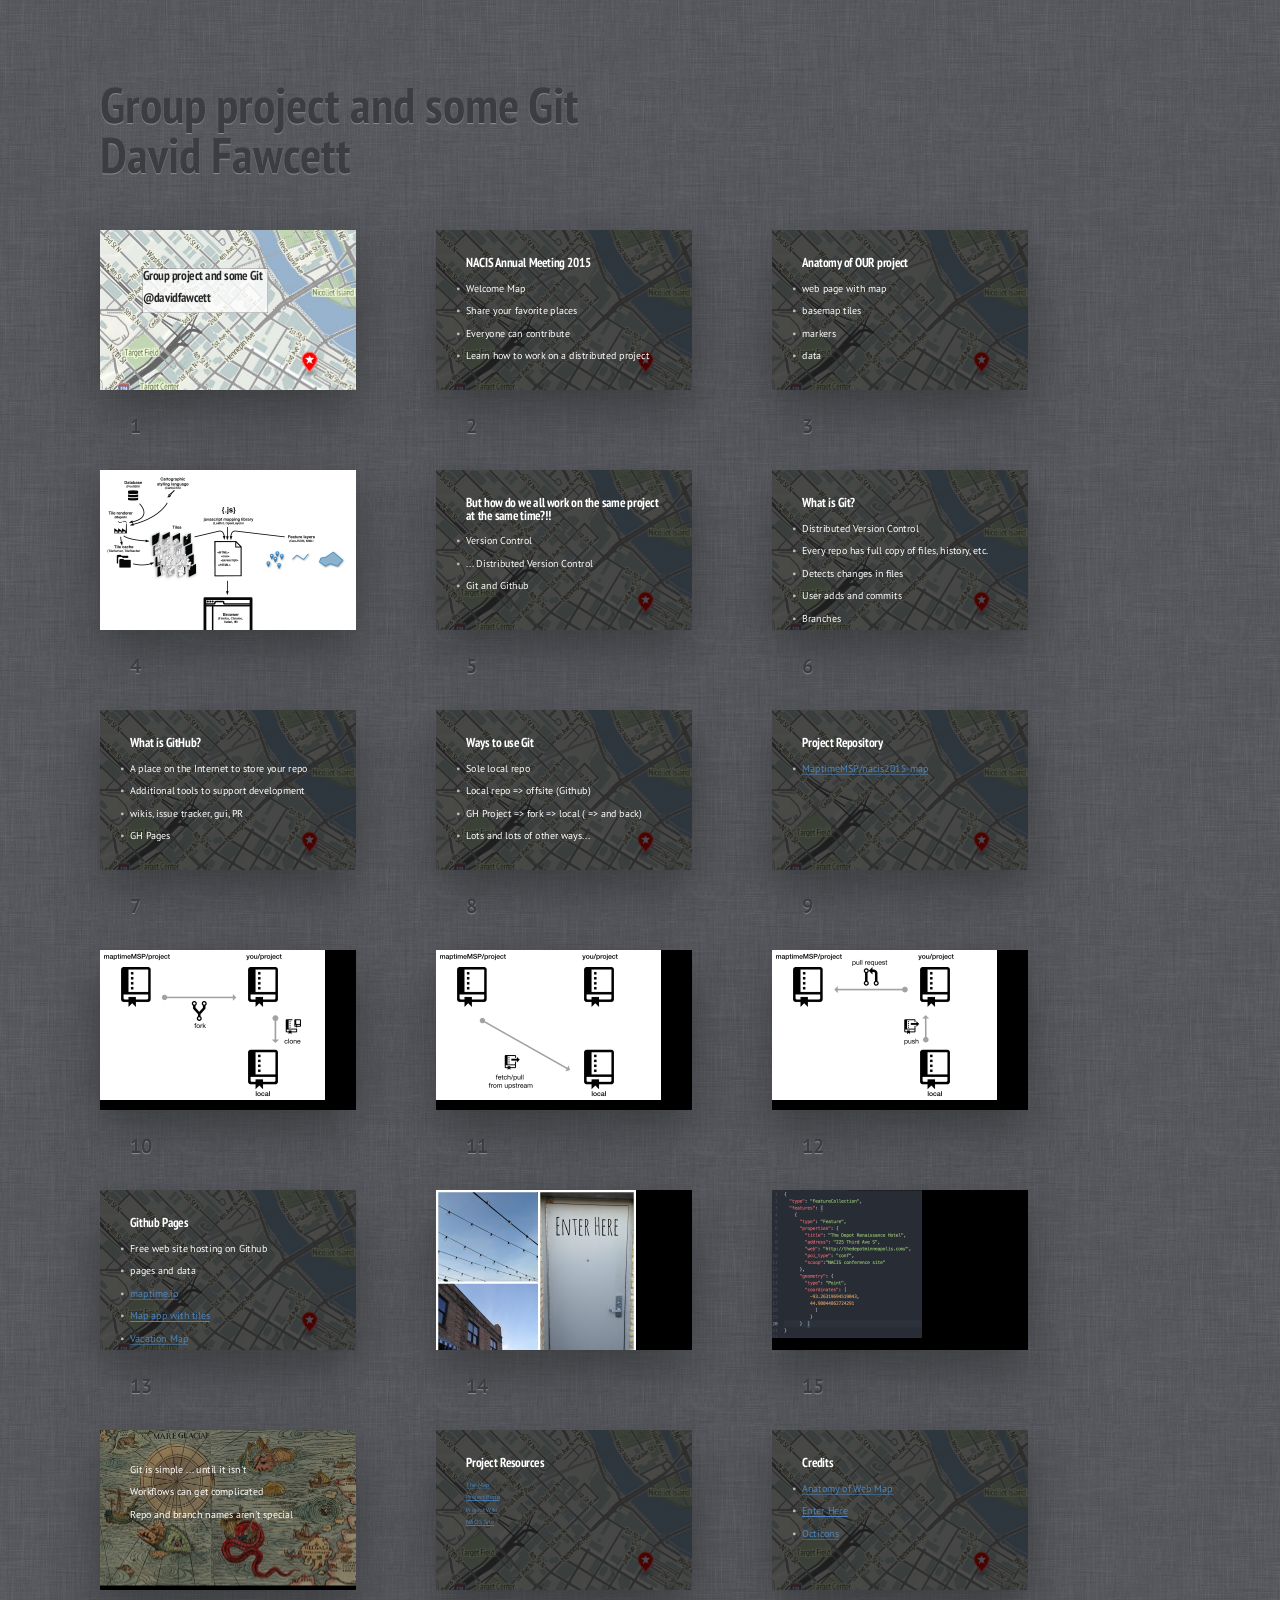
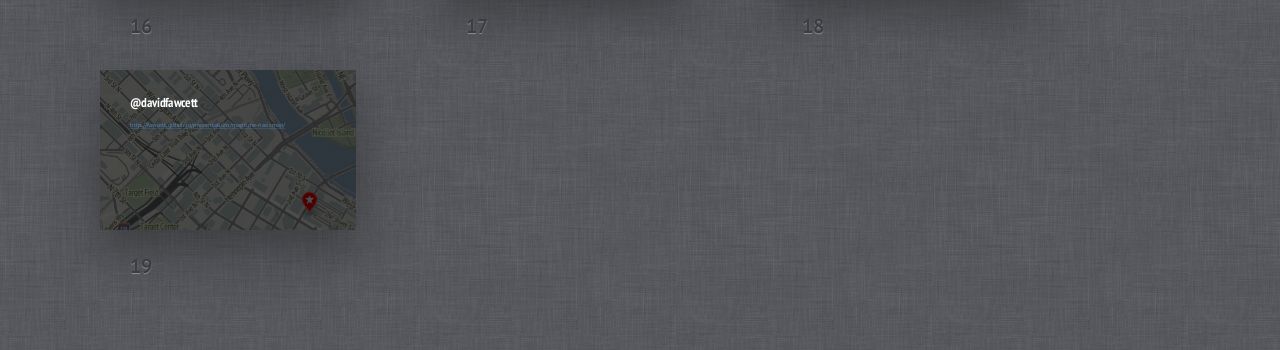
<file: maptime-nacismap/index.html>
<!DOCTYPE HTML>
<html lang="en">
<head>
	<title>Welcome Map</title>
	<meta charset="utf-8">
	<meta name="viewport" content="width=792, user-scalable=no">
	<meta http-equiv="x-ua-compatible" content="ie=edge">
	<link rel="stylesheet" href="shower/themes/ribbon/styles/screen.css">
</head>
<body class="list">
	<header class="caption">
		<h1>Group project and some Git</h1>
		<h1>David Fawcett<h1/>
	</header>

	<section class="slide cover" id="cover">
		<div>
		<div class="transbox">
		<h2>Group project and some Git</h2>
		<h2>@davidfawcett</h2>
	</div>
		<img src="pictures/map.png" alt="">
		<style>
			#cover h2 {
				color:#000;
				}
			#cover p {
				margin:10px 0 0;
				color:#FFF;
				font-size:50px;
				}
				div.transbox {
	                width: 500px;
	                height: 175px;
	                margin: 50px 50px;
	                background-color: #ffffff;
	                border: 1px solid black;
	                opacity: 0.8;
	                filter: alpha(opacity=80); /* For IE8 and earlier */
	}
		</style>
	</div></section>
	<section class="slide cover" id="edit"><div>
		<h2>NACIS Annual Meeting 2015</h2>
		<ul>
			<li>Welcome Map</li>
			<li>Share your favorite places</li>
			<li>Everyone can contribute</li>
			<li>Learn how to work on a distributed project</li>
		</ul>
		<img src="pictures/map.png" alt="">
		<style>
			#edit h2 {
				color:#FFF;
				}
			#edit li {
				margin:10px 0 0;
				color:#FFF;
				font-size:40px;
				}
			#edit	img {
                opacity: 0.3;
                }
		</style>

	</div></section>
	<section class="slide cover" id="edit1"><div>
		<h2>Anatomy of OUR project</h3>
		<ul>
			<li>web page with map</li>
			<li>basemap tiles</li>
			<li>markers</li>
			<li>data</li>
		</ul>
		<img src="pictures/map.png" alt="">
		<style>
			#edit1 h2 {
				color:#FFF;
				}
			#edit1 li {
				margin:10px 0 0;
				color:#FFF;
				font-size:40px;
				}
			#edit1	img {
                opacity: 0.3;
                }
		</style>

	</div></section>
	<section class="slide cover" id="edit2"><div>

		<img src="pictures/anatomy-of-a-web-map.png" alt="">
		<style>
			#edit2 h2 {
				color:#FFF;
				}
			#edit2 li {
				margin:10px 0 0;
				color:#FFF;
				font-size:40px;
				}
		</style>
	</div></section>
	<section class="slide cover" id="vc"><div>
		<h2>But how do we all work on the same project at the same time?!!</h2>
		<ul>
			<li>Version Control</li>
			<li>... Distributed Version Control</li>
			<li>Git and Github</li>
		</ul>
		<img src="pictures/map.png" alt="">
		<style>
			#vc h2 {
				color:#FFF;
				}
			#vc li {
				margin:10px 0 0;
				color:#FFF;
				font-size:40px;
				}
			#vc	img {
								opacity: 0.3;
								}
		</style>
	</div></section>
	<section class="slide cover" id="what"><div>
		<h2>What is Git?</h2>
		<ul>
			<li>Distributed Version Control</li>
			<li>Every repo has full copy of files, history, etc.</li>
			<li>Detects changes in files</li>
			<li>User adds and commits</li>
			<li>Branches</li>
		</ul>
		<img src="pictures/map.png" alt="">
		<style>
			#what h2 {
				color:#FFF;
				}
			#what li {
				margin:10px 0 0;
				color:#FFF;
				font-size:40px;
				}
			#what	img {
								opacity: 0.3;
								}
		</style>
		</div></section>
		<section class="slide cover" id="github"><div>
			<h2>What is GitHub?</h2>
			<ul>
				<li>A place on the Internet to store your repo</li>
				<li>Additional tools to support development</li>
				<li>wikis, issue tracker, gui, PR</li>
				<li>GH Pages</li>
			</ul>
			<img src="pictures/map.png" alt="">
			<style>
				#github h2 {
					color:#FFF;
					}
				#github li {
					margin:10px 0 0;
					color:#FFF;
					font-size:40px;
					}
				#github	img {
									opacity: 0.3;
									}
			</style>
	</div></section>
	<section class="slide cover" id="cases"><div>
		<h2>Ways to use Git</h2>
		<ul>
			<li>Sole local repo</li>
			<li>Local repo => offsite (Github)</li>
			<li>GH Project => fork => local ( => and back)</li>
			<li>Lots and lots of other ways...</li>
		</ul>
		<img src="pictures/map.png" alt="">
		<style>
			#cases h2 {
				color:#FFF;
				}
			#cases li {
				margin:10px 0 0;
				color:#FFF;
				font-size:40px;
				}
			#cases	img {
								opacity: 0.3;
								}
		</style>
		</div></section>
		<section class="slide cover" id="repo"><div>
			<h2>Project Repository</h2>
			<ul>
				<li><a href="https://github.com/MaptimeMSP/nacis2015-map">MaptimeMSP/nacis2015-map</a></li>
			</ul>
			<img src="pictures/map.png" alt="">
			<style>
				#repo h2 {
					color:#FFF;
					}
				#repo li {
					margin:10px 0 0;
					color:#FFF;
					font-size:40px;
					}
				#repo	img {
									opacity: 0.3;
									}
			</style>
	</div></section>
	<section class="slide cover" id="clone"><div>
		<img src="pictures/fork-clone.png" alt="">
		<style>
			#clone h2 {
				color:#FFF;
				}
			#clone li {
				margin:10px 0 0;
				color:#FFF;
				font-size:40px;
				}
		</style>
	</div></section>
	<section class="slide cover" id="upstream"><div>
		<img src="pictures/upstream.png" alt="">
		<style>
			#upstream h2 {
				color:#FFF;
				}
			#upstream li {
				margin:10px 0 0;
				color:#FFF;
				font-size:40px;
				}
		</style>
	</div></section>
	<section class="slide cover" id="pr"><div>
		<img src="pictures/create-pr.png" alt="">
		<style>
			#pr h2 {
				color:#FFF;
				}
			#pr li {
				margin:10px 0 0;
				color:#FFF;
				font-size:40px;
				}
		</style>
	</div></section>
	<section class="slide cover" id="edit4"><div>
		<h2>Github Pages</h2>
		<ul>
			<li>Free web site hosting on Github</li>
			<li>pages and data</li>
			<li><a href="http://maptime.io/">maptime.io</a></li>
			<li><a href="http://langleywa.github.io/apps/test/index.html">Map app with tiles</a></li>
			<li><a href="http://fawcett.github.io/sf-map/">Vacation Map</a></li>
		</ul>
		<img src="pictures/map.png" alt="">
		<style>
			#edit4 h2 {
				color:#FFF;
				}
			#edit4 li {
				margin:10px 0 0;
				color:#FFF;
				font-size:40px;
				}
			#edit4	img {
                opacity: 0.3;
                }
		</style>
	</div></section>
	<section class="slide cover" id="enter"><div>
		<img src="pictures/Marvel-Exterior.jpg" alt="">
		<style>
			#enter h2 {
				color:#FFF;
				}
			#enter li {
				margin:10px 0 0;
				color:#FFF;
				font-size:40px;
				}
		</style>
	</div></section>
	<section class="slide cover" id="data"><div>
		<img src="pictures/json.png" alt="">
		<style>
			#data h2 {
				color:#FFF;
				}
			#data li {
				margin:10px 0 0;
				color:#FFF;
				font-size:40px;
				}
		</style>
	</div></section>
	<section class="slide cover" id="dragons"><div>
		<p>Git is simple ... until it isn't</p>
		<p>Workflows can get complicated</p>
		<p>Repo and branch names aren't special</p>
		<p></p>

		<img src="pictures/here-dragons2.jpg" alt="">
		<style>
			#dragons h3 {
				color:#FFF;
				}
			#dragons p {
				margin:10px 0 0;
				color:#FFF;
				font-size:40px;
				}
			#dragons	img {
                opacity: 0.6;
                }
		</style>
	</div></section>

<section class="slide cover" id="resources"><div>
		<h2>Project Resources</h2>
		<h4><a href="http://maptimemsp.github.io/nacis2015-map/">The Map</a></h4>
		<h4><a href="https://github.com/MaptimeMSP/nacis2015-map">Project Repo</a></h4>
		<h4><a href="http://maptimemsp.github.io/nacis2015-map/">Project Wiki</a></h4>
		<h4><a href="http://nacis.org/annual-meeting/current-meeting/">NACIS Site</a></h4>
		<img src="pictures/map.png" alt="">
		<style>
			#resources h2 {
				color:#FFF;
				}
			#resources li {
				margin:10px 0 0;
				color:#FFF;
				font-size:40px;
				}
			#resources	img {
                opacity: 0.3;
                }
		</style>
	</div></section>
	<section class="slide cover" id="credits"><div>
			<h2>Credits</h2>
			<ul>
			<li><a href="https://github.com/jalbertbowden/anatomy-of-a-web-map">Anatomy of Web Map</a></li>
			<li><a href="http://minneapolites.com/">Enter Here</a></li>
			<li><a href="https://octicons.github.com/">Octicons</a></li>
			</ul>
			<img src="pictures/map.png" alt="">
			<style>
				#credits h2 {
					color:#FFF;
					}
				#credits li {
					margin:10px 0 0;
					color:#FFF;
					font-size:40px;
					}
				#credits	img {
	                opacity: 0.3;
	                }
			</style>
		</div></section>

	<section class="slide cover" id="me"><div>
		<h2>@davidfawcett</h3>
		<h4><a href="http://fawcett.github.io/presentations/maptime-nacismap/">http://fawcett.github.io/presentations/maptime-nacismap/</a></h4>
		<img src="pictures/map.png" alt="">
		<style>
			#me h2 {
				color:#FFF;
				}
			#me li {
				margin:10px 0 0;
				color:#FFF;
				font-size:40px;
				}
			#me	img {
                opacity: 0.3;
                }
		</style>
	</div></section>



	<!--
		To hide progress bar from entire presentation
		just remove “progress” element.
		-->
	<div class="progress"><div></div></div>
	<script src="shower/shower.min.js"></script>
	<!-- Copyright © 2014 Yours Truly, Famous Inc. -->
</body>
</html>
</file>
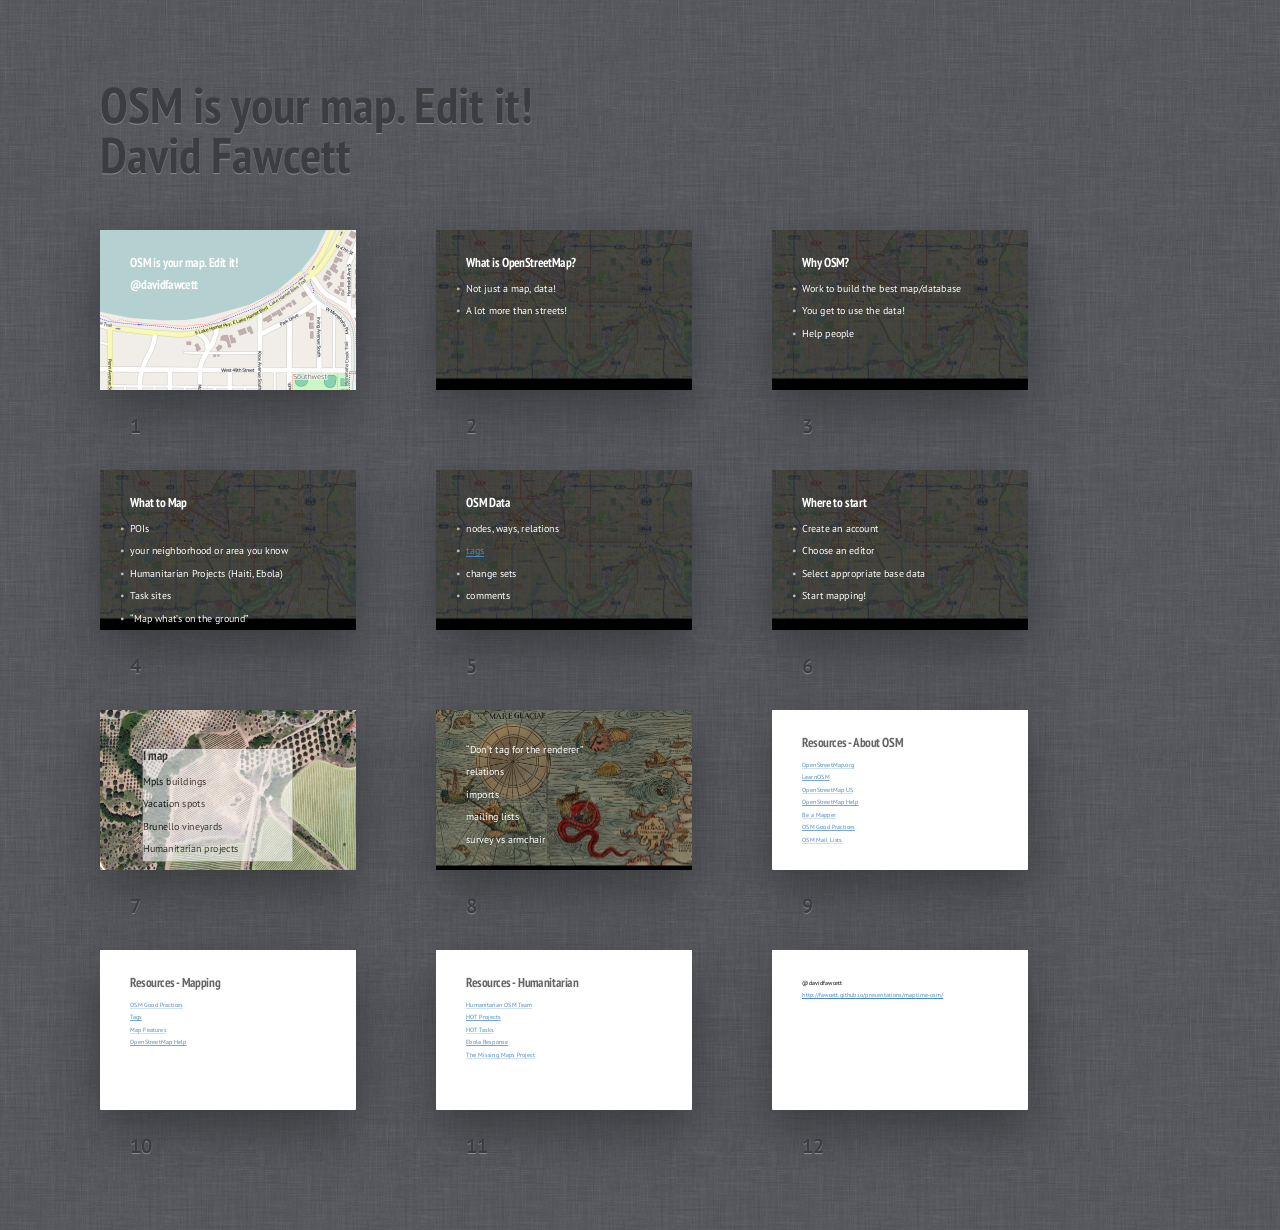
<file: maptime-osm/index.html>
<!DOCTYPE HTML>
<html lang="en">
<head>
	<title>Edit OSM!</title>
	<meta charset="utf-8">
	<meta name="viewport" content="width=792, user-scalable=no">
	<meta http-equiv="x-ua-compatible" content="ie=edge">
	<link rel="stylesheet" href="shower/themes/ribbon/styles/screen.css">
</head>
<body class="list">
	<header class="caption">
		<h1>OSM is your map. Edit it!</h1>
		<h1>David Fawcett<h1/>
	</header>

	<section class="slide cover" id="Picture"><div>
		<h2>OSM is your map.  Edit it!</h2>
		<h2>@davidfawcett</h2>
		<img src="pictures/osm-washburn.png" alt="">
		<style>
			#Picture h2 {
				color:#FFF;
				}
			#Picture p {
				margin:10px 0 0;
				color:#FFF;
				font-size:50px;
				}
		</style>
	</div></section>
	<section class="slide cover" id="edit"><div>
		<h2>What is OpenStreetMap?</h2>
		<ul>
			<li>Not just a map, data!</li>
			<li>A lot more than streets!</li>
		</ul>
		<img src="pictures/msp.png" alt="">
		<style>
			#edit h2 {
				color:#FFF;
				}
			#edit li {
				margin:10px 0 0;
				color:#FFF;
				font-size:40px;
				}
			#edit	img {
                opacity: 0.3;
                }
		</style>
		
	</div></section>
	<section class="slide cover" id="edit1"><div>
		<h2>Why OSM?</h3>
		<ul>
			<li>Work to build the best map/database </li>
			<li>You get to use the data!</li>
			<li>Help people</li>
		</ul>
		<img src="pictures/msp.png" alt="">
		<style>
			#edit1 h2 {
				color:#FFF;
				}
			#edit1 li {
				margin:10px 0 0;
				color:#FFF;
				font-size:40px;
				}
			#edit1	img {
                opacity: 0.3;
                }  
		</style>

	</div></section>
	<section class="slide cover" id="edit2"><div>
		<h2>What to Map</h2>
		<ul>
			<li>POIs</li>
			<li>your neighborhood or area you know</li>
			<li>Humanitarian Projects (Haiti, Ebola)</li>
			<li>Task sites</li>
			<li>“Map what’s on the ground”</li>
		</ul>
		<img src="pictures/msp.png" alt="">
		<style>
			#edit2 h2 {
				color:#FFF;
				}
			#edit2 li {
				margin:10px 0 0;
				color:#FFF;
				font-size:40px;
				}
			#edit2	img {
                opacity: 0.3;
                }
		</style>
	</div></section>
	<section class="slide cover" id="edit3"><div>
		<h2>OSM Data</h2>
		<ul>
			<li>nodes, ways, relations</li>
			<li><a href="http://wiki.openstreetmap.org/wiki/Map_Features">tags</a></li>
			<li>change sets</li>
			<li>comments</li>
		</ul>
		<img src="pictures/msp.png" alt="">
		<style>
			#edit3 h2 {
				color:#FFF;
				}
			#edit3 li {
				margin:10px 0 0;
				color:#FFF;
				font-size:40px;
				}
			#edit3	img {
                opacity: 0.3;
                }
		</style>
	</div></section>
	<section class="slide cover" id="edit4"><div>
		<h2>Where to start</h2>
		<ul>
			<li>Create an account</li>
			<li>Choose an editor</li>
			<li>Select appropriate base data</li>
			<li>Start mapping!</li>
		</ul>
		<img src="pictures/msp.png" alt="">
		<style>
			#edit4 h2 {
				color:#FFF;
				}
			#edit4 li {
				margin:10px 0 0;
				color:#FFF;
				font-size:40px;
				}
			#edit4	img {
                opacity: 0.3;
                }
		</style>
	</div></section>

		<section class="slide cover" id="vine"><div>
			<div class="transbox">
		<h2>I map</h2>
		<p>Mpls buildings</p>
		<p>Vacation spots</p>
		<p>Brunello vineyards</p>
		<p>Humanitarian projects</p>
		</div>
		<style>
			#vine h2 {
				color:#000;
				}
			#vine p {
				margin:10px 0 0;
				color:#000;
				font-size:40px;
				}
			div.transbox {
                width: 600px;
                height: 450px;
                margin: 50px 50px;
                background-color: #ffffff;
                border: 1px solid black;
                opacity: 0.6;
                filter: alpha(opacity=60); /* For IE8 and earlier */
}
		</style>
		<img src="pictures/brunello.png" alt="">
	</div></section>
		
	<section class="slide cover" id="abacus"><div>
		<p>“Don’t tag for the renderer”</p>
		<p>relations</p>
		<p>imports</p>
		<p>mailing lists</p>
		<p>survey vs armchair</p>
		<img src="pictures/here-dragons2.jpg" alt="">
		<style>
			#abacus h3 {
				color:#FFF;
				}
			#abacus p {
				margin:10px 0 0;
				color:#FFF;
				font-size:40px;
				}
			#abacus	img {
                opacity: 0.6;
                }
		</style>
	</div></section>

<section class="slide"><div>
		<h2>Resources - About OSM</h2>
		<h4><a href="http://www.openstreetmap.org">OpenStreetMap.org</a></h4>
		<h4><a href="http://learnosm.org/en/">LearnOSM</a></h4>
		<h4><a href="http://openstreetmap.us/">OpenStreetMap US</a></h4>
		<h4><a href="https://help.openstreetmap.org/">OpenStreetMap Help</a></h4>
		<h4><a href="http://beamapper.com/">Be a Mapper</a></h4>
		<h4><a href="http://wiki.openstreetmap.org/wiki/Good_practice">OSM Good Practices</a></h4>
		<h4><a href="http://wiki.openstreetmap.org/wiki/Mailing_lists">OSM Mail Lists</a></h4>
	</div></section>
<section class="slide"><div>
		<h2>Resources - Mapping</h2>
		<h4><a href="http://wiki.openstreetmap.org/wiki/Good_practice">OSM Good Practices</a></h4>
		<h4><a href="https://taginfo.openstreetmap.org/">Tags</a></h4>
		<h4><a href="http://wiki.openstreetmap.org/wiki/Map_Features">Map Features</a></h4>
		<h4><a href="https://help.openstreetmap.org/">OpenStreetMap Help</a></h4>
	</div></section>
	<section class="slide"><div>
		<h2>Resources - Humanitarian</h2>
		<h4><a href="http://hot.openstreetmap.org">Humanitarian OSM Team</a></h4>
		<h4><a href="http://hot.openstreetmap.org/projects">HOT Projects</a></h4>
		<h4><a href="http://tasks.hotosm.org/">HOT Tasks</a></h4>
		<h4><a href="https://wiki.openstreetmap.org/wiki/2014_West_Africa_Ebola_Response#Edit_the_Map">Ebola Response</a></h4>
		<h4><a href="http://www.missingmaps.org/">The Missing Maps Project</a></h4>
	</div></section>


	<section class="slide"><div>
		<h3>@davidfawcett</h3>
		<h4><a href="http://fawcett.github.io/presentations/maptime-osm/">http://fawcett.github.io/presentations/maptime-osm/</a></h4>
	</div></section>
		


	<!--
		To hide progress bar from entire presentation
		just remove “progress” element.
		-->
	<div class="progress"><div></div></div>
	<script src="shower/shower.min.js"></script>
	<!-- Copyright © 2014 Yours Truly, Famous Inc. -->
</body>
</html>
</file>
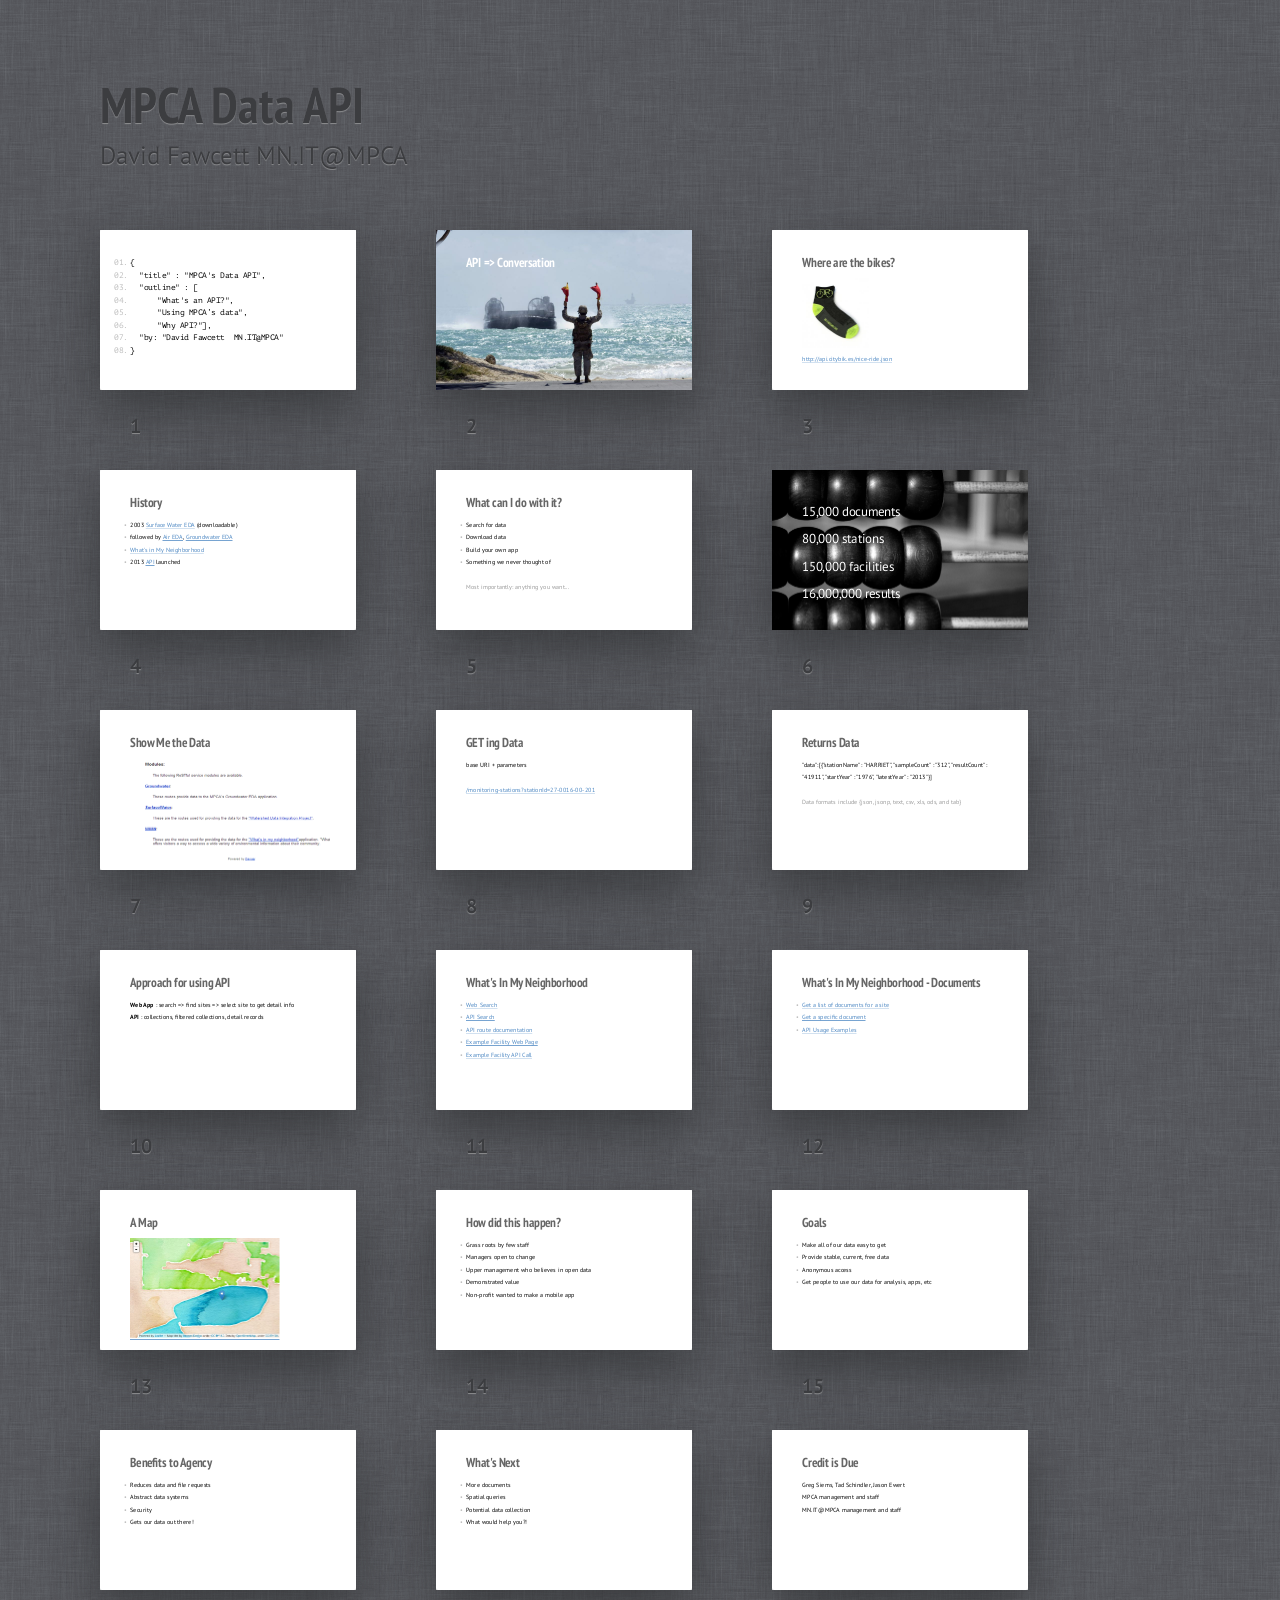
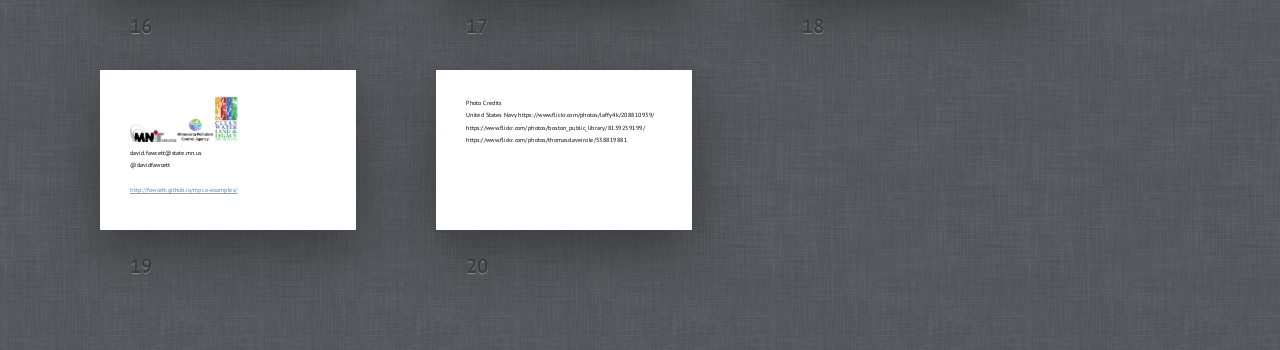
<file: tcrg/index.html>
<!DOCTYPE HTML>
<html lang="en">
<head>
	<title>MPCA API</title>
	<meta charset="utf-8">
	<meta name="viewport" content="width=792, user-scalable=no">
	<meta http-equiv="x-ua-compatible" content="ie=edge">
	<link rel="stylesheet" href="shower/themes/ribbon/styles/screen.css">
</head>
<body class="list">
	<header class="caption">
		<h1>MPCA Data API</h1>
		<p>David Fawcett MN.IT@MPCA</p>
	</header>

		<section class="slide" id="First"><div>
		<pre>
			<code>{</code>
			<code>  "title" : "MPCA's Data API",</code>
			<code>  "outline" : [</code>
			<code>      "What's an API?",</code>
			<code>      "Using MPCA’s data",</code>
			<code>      "Why API?"],</code>
			<code>  "by: "David Fawcett  MN.IT@MPCA"</code>
			<code>}</code>
		</pre>
		<style>
              #First {
				font-size:30px;
				}
		</style>
	</div></section>

	<section class="slide cover" id="Picture"><div>
		<h2>API => Conversation</h2>
		<img src="pictures/semaphore.jpg" alt="">
		<style>
			#Picture h2 {
				color:#FFF;
				}
			#Picture p {
				margin:10px 0 0;
				color:#FFF;
				font-size:50px;
				}
		</style>
	</div></section>
		<section class="slide"><div>
		<h2>Where are the bikes?</h2>
		<img src="pictures/sock.jpg" alt="">
		<p><a href="http://api.citybik.es/nice-ride.json">http://api.citybik.es/nice-ride.json</a></p>
	</div></section>
	<section class="slide"><div>
		<h2>History</h2>
		<ul>
			<li>2003 <a href="http://cf.pca.state.mn.us/water/watershedweb/wdip/search_more.cfm">Surface Water EDA</a> (downloadable)</li>
			<li>followed by <a href="http://www.pca.state.mn.us/index.php/data/groundwater.html">Air EDA</a>, <a href="http://www.pca.state.mn.us/index.php/data/groundwater.html">Groundwater EDA</a></li>
			<li><a href="http://www.pca.state.mn.us/index.php/data/wimn-whats-in-my-neighborhood/whats-in-my-neighborhood.html">What's in My Neighborhood</a></li>
			<li>2013 <a href="http://services.pca.state.mn.us/">API</a> launched</li>
		</ul>
	</div></section>
	<section class="slide"><div>
		<h2>What can I do with it?</h2>
		<ul>
			<li>Search for data</li>
			<li>Download data</li>
			<li>Build your own app</li>
			<li>Something we never thought of</li>
		</ul>
		<p class="note">Most importantly: anything you want...</p>
	</div></section>
	<section class="slide cover" id="abacus"><div>
		<p>15,000 documents</p>
		<p>80,000 stations</p>
		<p>150,000 facilities</p>
		<p>16,000,000 results</p>
		<img src="pictures/abacus.jpg" alt="">
		<style>
			#abacus h2 {
				color:#FFF;
				}
			#abacus p {
				margin:10px 0 0;
				color:#FFF;
				font-size:50px;
				}
		</style>
	</div></section>

	<section class="slide"><div>
		<h2>Show Me the Data</h2>
		<a href="http://services.pca.state.mn.us"><img src="pictures/docpage.png" alt=""></a>
	</div></section>
	<section class="slide"><div>
		<h2>GET ing Data</h2>
		<p>base URI + parameters</p>
		<p><a href="http://services.pca.state.mn.us/api/v1/surfacewater/monitoring-stations?stationId=27-0016-00-201&format=text">/monitoring-stations?stationId=27-0016-00-201</a></p>
	</div></section>
	<section class="slide"><div>
		<h2>Returns Data</h2>
		<p>"data":[{"stationName" : "HARRIET", "sampleCount" : "312", "resultCount" : "41911", "startYear" : "1976", "latestYear" : "2013"}]</p>
	    <p class="note">Data formats include {json, jsonp, text, csv, xls, ods, and tab}</p>
	</div></section>
		<section class="slide"><div>
		<h2>Approach for using API</h2>
		<p><strong>Web App</strong> : search => find sites => select site to get detail info</br><strong>API</strong> : collections, filtered collections, detail records</p>
		
	</div></section>
	<section class="slide"><div>
		<h2>What's In My Neighborhood</h2>
		<ul>
			<li><a href="http://cf.pca.state.mn.us/wimn/search.cfm">Web Search</a></li>
			<li><a href="http://services.pca.state.mn.us/api/v1/wimn/sites?searchString=crystal+sugar&format=text">API Search</a></li>
			<li><a href="http://services.pca.state.mn.us/api/doc/v1/wimn/sites">API route documentation</a></li>
			<li><a href="http://cf.pca.state.mn.us/wimn/siteInfo.cfm?siteid=210">Example Facility Web Page</a></li>
			<li><a href="http://services.pca.state.mn.us/api/v1/wimn/sites/activities?siteId=210&format=text">Example Facility API Call</a></li>
			
		</ul>
	</div></section>
	<section class="slide"><div>
		<h2>What's In My Neighborhood - Documents</h2>
		<ul>
			<li><a href="http://services.pca.state.mn.us/api/v1/wimn/sites/documents?siteId=326&format=text">Get a list of documents for a site</a></li>
			<li><a href="http://services.pca.state.mn.us/api/v1/wimn/sites/documents/document?documentId=428366">Get a specific document</a></li>
			<li><a href="http://fawcett.github.io/mpca-examples/myhood-examples.html">API Usage Examples</a></li>
		</ul>
	</div></section>
	<section class="slide"><div>
		<h2>A Map</h2>
		<a href="http://fawcett.github.io/mpca-examples/surfacewater-stations.html"><img src="pictures/map.png" alt=""></a>
	</div></section>
<section class="slide"><div>
		<h2>How did this happen?</h2>
		<ul>
			<li>Grass roots by few staff</li>
			<li>Managers open to change</li>
			<li>Upper management who believes in open data</li>
			<li>Demonstrated value</li>
			<li>Non-profit wanted to make a mobile app</li>
		</ul>
	</div></section>
	<section class="slide"><div>
		<h2>Goals</h2>
		<ul>
			<li>Make all of our data easy to get</li>
			<li>Provide stable, current, free data</li>
			<li>Anonymous access</li>
			<li>Get people to use our data for analysis, apps, etc</li>
		</ul>
	</div></section>
	<section class="slide"><div>
		<h2>Benefits to Agency</h2>
		<ul>
			<li>Reduces data and file requests</li>
			<li>Abstract data systems</li>
			<li>Security</li>
			<li>Gets our data out there!</li>
		</ul>
	</div></section>
	<section class="slide"><div>
		<h2>What's Next</h2>
		<ul>
			<li>More documents</li>
			<li>Spatial queries</li>
			<li>Potential data collection</li>
			<li>What would help you?!</li>
		</ul>
		
	</div></section>
	<section class="slide"><div>
		<h2>Credit is Due</h2>
		<p>Greg Siems, Tad Schindler, Jason Ewert</br>MPCA management and staff</br>MN.IT@MPCA management and staff</p>
		
	</div></section>

	<section class="slide"><div>
		
		<img src="pictures/mnitlogo.jpg" alt=""><img src="pictures/mpca-logo.jpg" alt=""><img src="pictures/logo-legacy.png" alt="">
		<p>david.fawcett@state.mn.us</br>@davidfawcett</p>
		<h4><a href="http://fawcett.github.io/mpca-examples/">http://fawcett.github.io/mpca-examples/</a></h4>
	</div></section>
		
		<section class="slide"><div>
		<h3>Photo Credits</h3>
		<p>United States Navy
			https://www.flickr.com/photos/laffy4k/208810939/
			https://www.flickr.com/photos/boston_public_library/8139259199/
			https://www.flickr.com/photos/thomasclaveirole/538819881
		</p>	
		</div></section>

	<!--
		To hide progress bar from entire presentation
		just remove “progress” element.
		-->
	<div class="progress"><div></div></div>
	<script src="shower/shower.min.js"></script>
	<!-- Copyright © 2014 Yours Truly, Famous Inc. -->
</body>
</html>
</file>
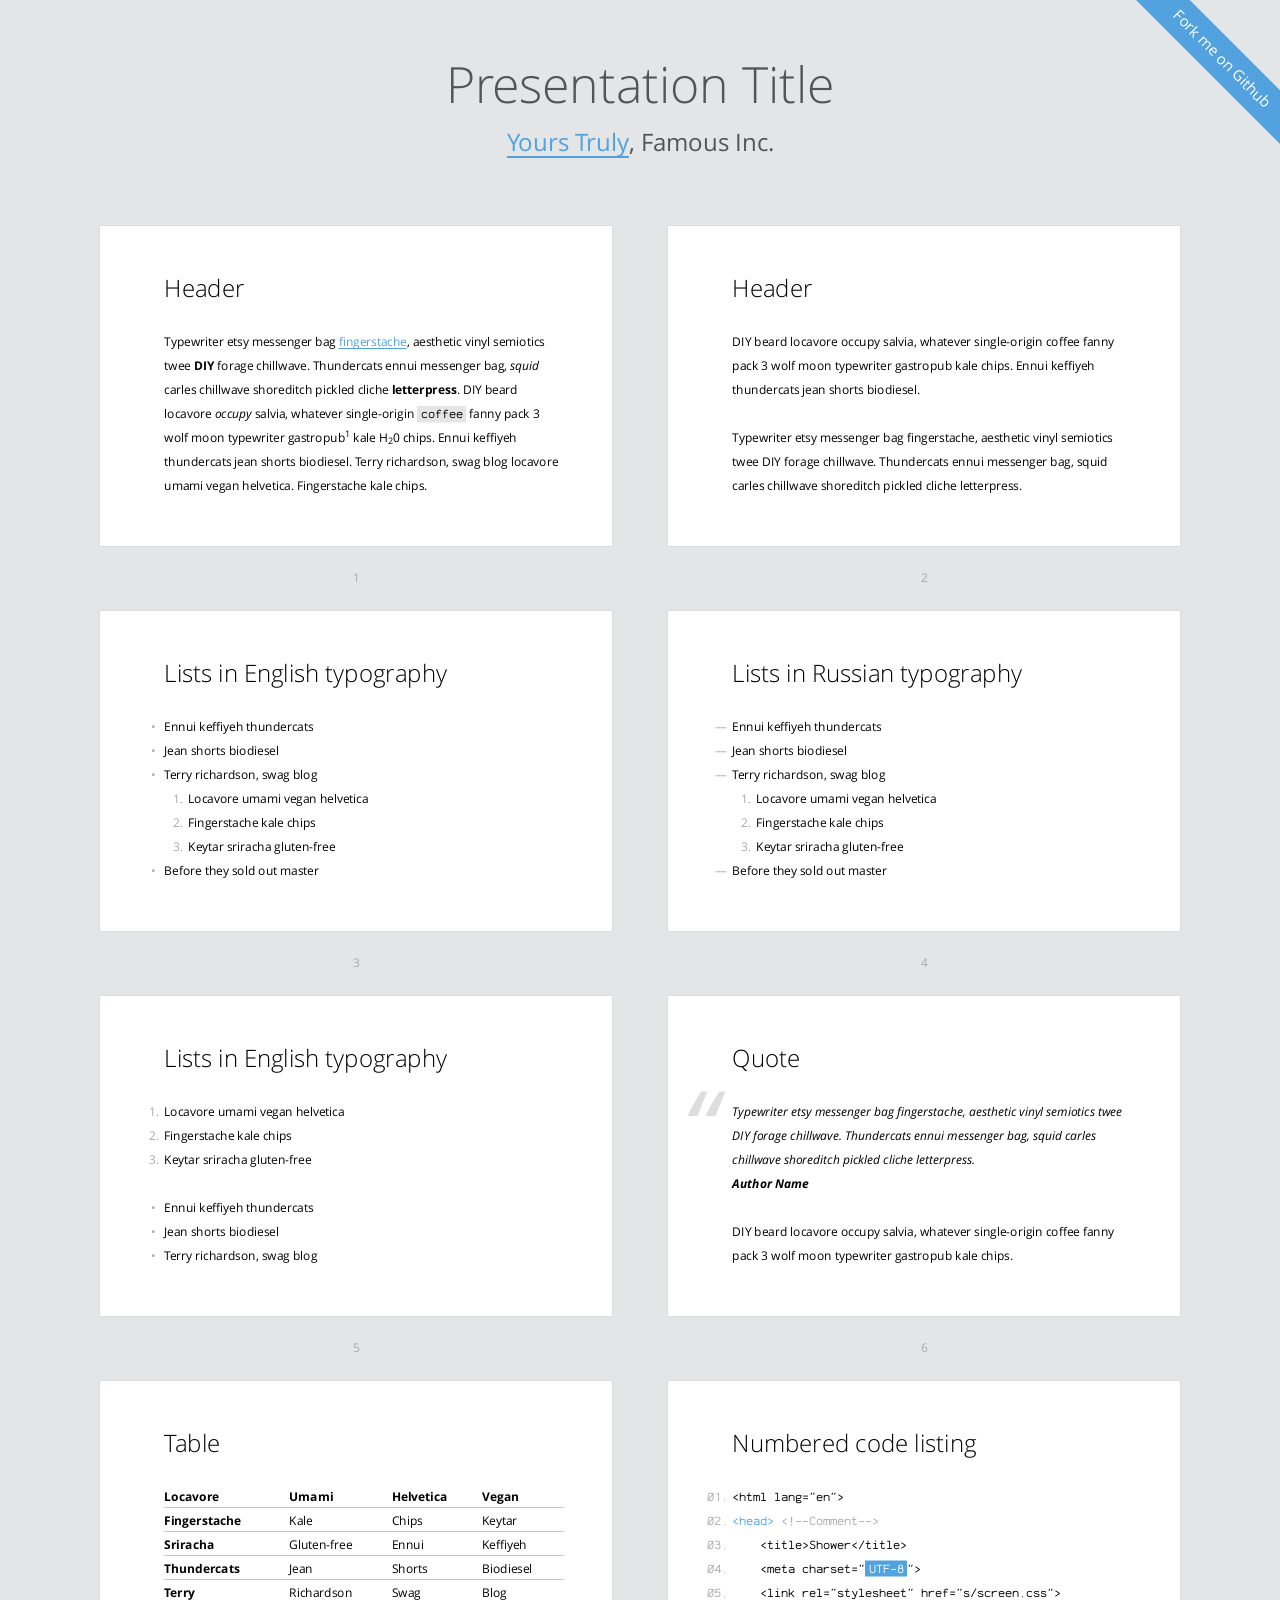
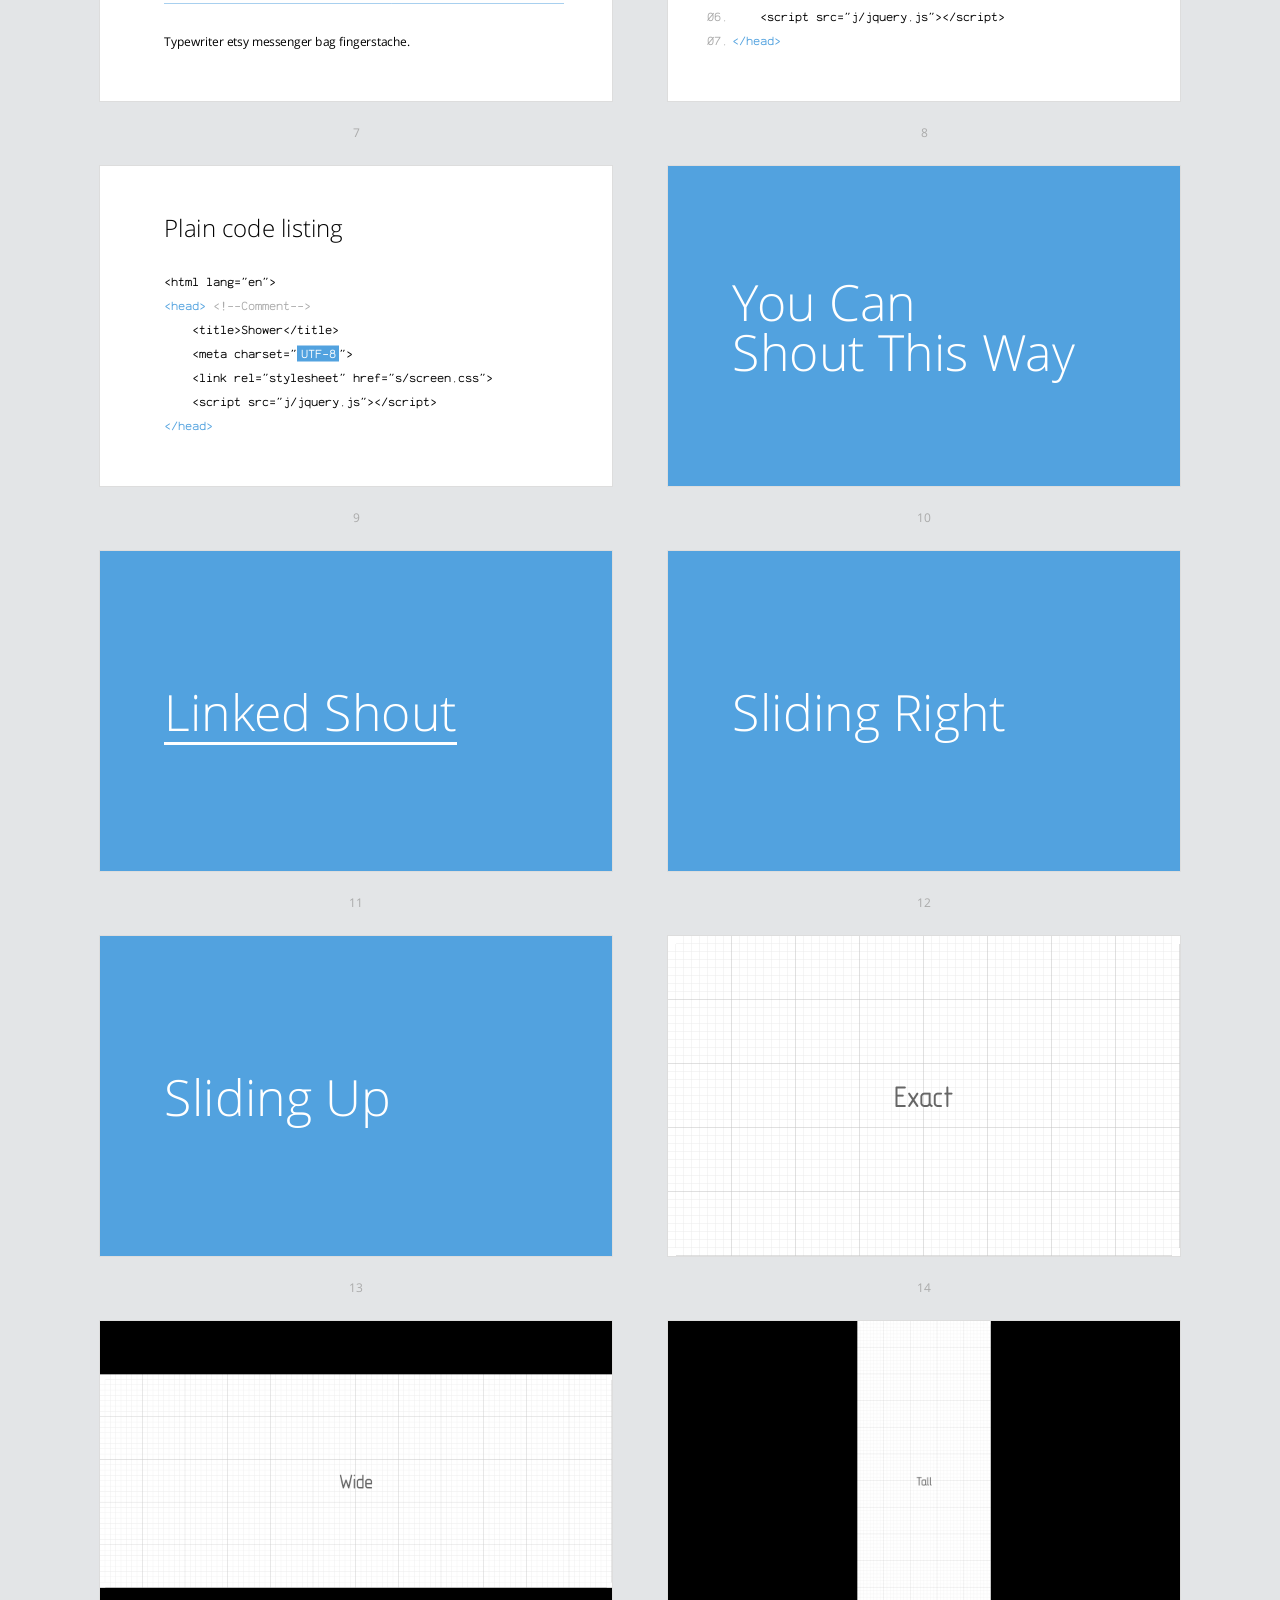
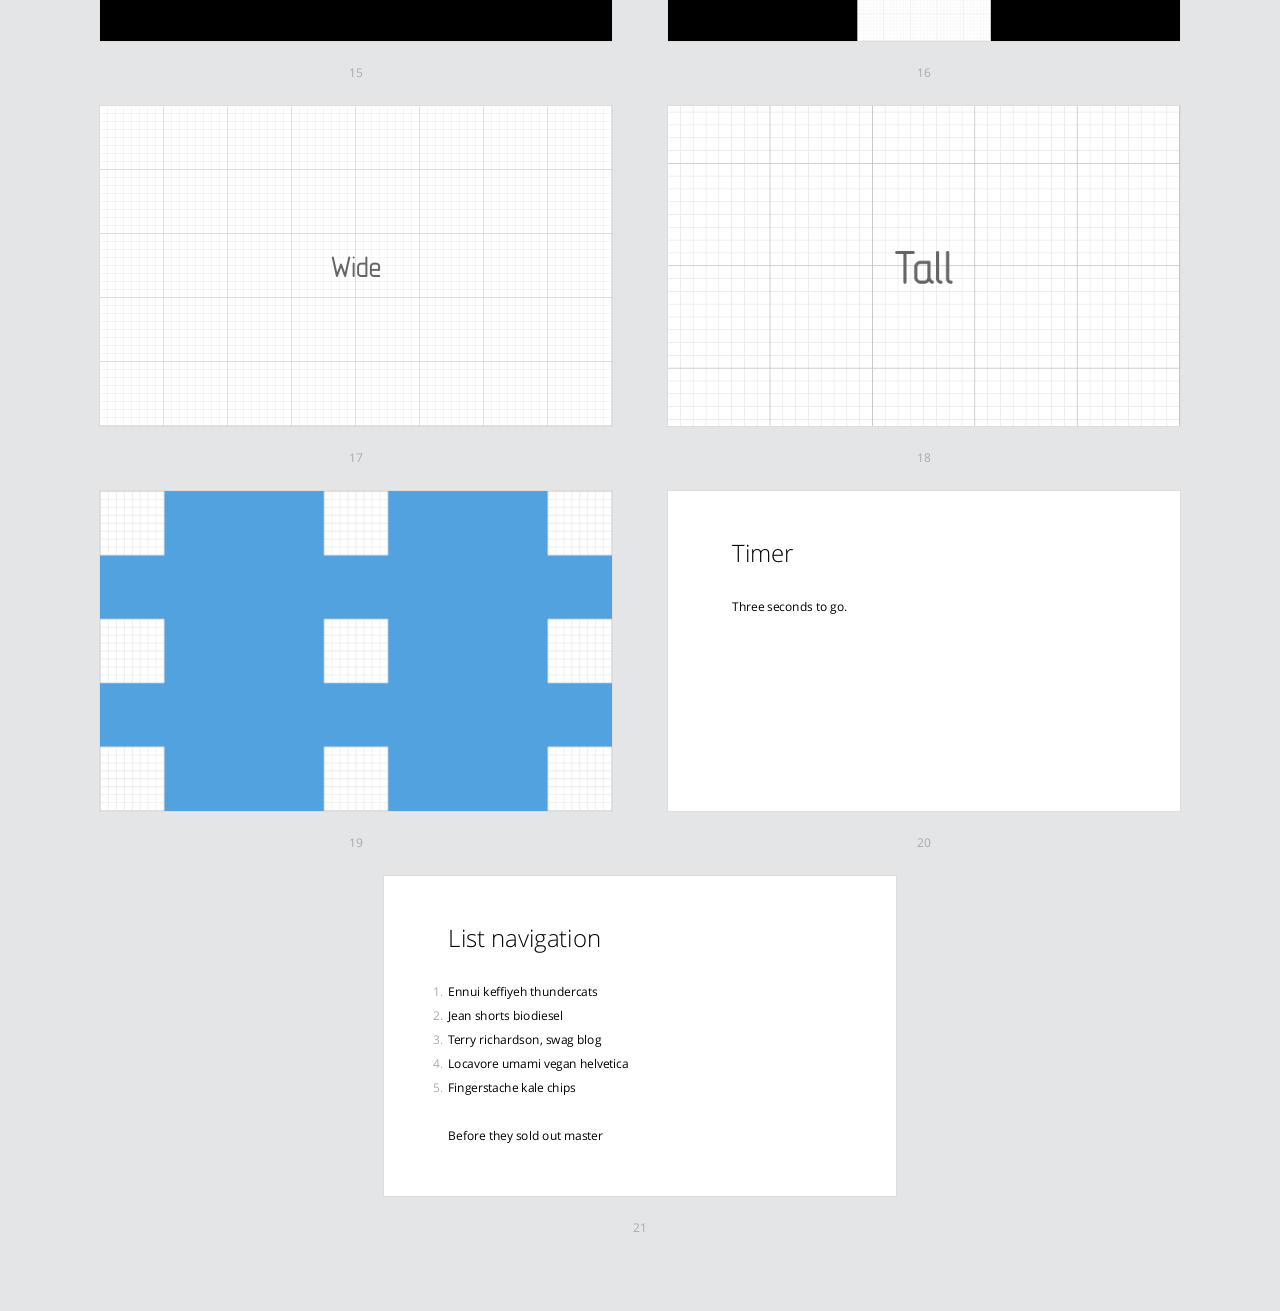
<file: maptime-nacismap/shower/themes/bright/index.html>
<!DOCTYPE html>
<html lang="en">
<head>
	<title>Bright theme for Shower</title>
	<meta charset="utf-8">
	<meta name="viewport" content="width=680, user-scalable=no">
	<meta http-equiv="x-ua-compatible" content="ie=edge">
	<link rel="stylesheet" href="styles/screen.css">
</head>
<body class="list">
	<!--
		Debug class on <body> enables
		cyan grid on slides
		-->
	<header class="caption">
		<h1>Presentation Title</h1>
		<p><a href="">Yours Truly</a>, Famous Inc.</p>
	</header>
	<section class="slide"><div>
		<h2>Header</h2>
		<p>Typewriter etsy messenger bag <a href="">fingerstache</a>, aesthetic vinyl semiotics twee <strong>DIY</strong> forage chillwave. Thundercats ennui messenger bag, <em>squid</em> carles chillwave shoreditch pickled cliche <b>letterpress</b>. DIY beard locavore <i>occupy</i> salvia, whatever single-origin <code>coffee</code> fanny pack 3 wolf moon typewriter gastropub<sup>1</sup> kale H<sub>2</sub>0 chips. Ennui keffiyeh thundercats jean shorts biodiesel. Terry richardson, swag blog locavore umami vegan helvetica. Fingerstache kale chips.</p>
		<footer>
			Typewriter etsy messenger bag fingerstache.
		</footer>
	</div></section>
	<section class="slide"><div>
		<h2>Header</h2>
		<p>DIY beard locavore occupy salvia, whatever single-origin coffee fanny pack 3 wolf moon typewriter gastropub kale chips. Ennui keffiyeh thundercats jean shorts biodiesel.</p>
		<p>Typewriter etsy messenger bag fingerstache, aesthetic vinyl semiotics twee DIY forage chillwave. Thundercats ennui messenger bag, squid carles chillwave shoreditch pickled cliche letterpress.</p>
		<footer>
			DIY beard locavore occupy salvia, whatever single-origin coffee fanny pack 3 wolf moon typewriter gastropub kale chips. Ennui keffiyeh thundercats jean shorts biodiesel.
		</footer>
	</div></section>
	<section class="slide"><div>
		<h2>Lists in English typography</h2>
		<ul>
			<li>Ennui keffiyeh thundercats</li>
			<li>Jean shorts biodiesel</li>
			<li>Terry richardson, swag blog
				<ol>
					<li>Locavore umami vegan helvetica</li>
					<li>Fingerstache kale chips</li>
					<li>Keytar sriracha gluten-free</li>
				</ol>
			</li>
			<li>Before they sold out master</li>
		</ul>
	</div></section>
	<section class="slide" lang="ru"><div>
		<h2>Lists in Russian typography</h2>
		<ul>
			<li>Ennui keffiyeh thundercats</li>
			<li>Jean shorts biodiesel</li>
			<li>Terry richardson, swag blog
				<ol>
					<li>Locavore umami vegan helvetica</li>
					<li>Fingerstache kale chips</li>
					<li>Keytar sriracha gluten-free</li>
				</ol>
			</li>
			<li>Before they sold out master</li>
		</ul>
	</div></section>
	<section class="slide"><div>
		<h2>Lists in English typography</h2>
		<ol>
			<li>Locavore umami vegan helvetica</li>
			<li>Fingerstache kale chips</li>
			<li>Keytar sriracha gluten-free</li>
		</ol>
		<ul>
			<li>Ennui keffiyeh thundercats</li>
			<li>Jean shorts biodiesel</li>
			<li>Terry richardson, swag blog</li>
		</ul>
	</div></section>
	<section class="slide"><div>
		<h2>Quote</h2>
		<figure>
			<blockquote>
				<p>Typewriter etsy messenger bag fingerstache, aesthetic vinyl semiotics twee DIY forage chillwave. Thundercats ennui messenger bag, squid carles chillwave shoreditch pickled cliche letterpress.</p>
			</blockquote>
			<figcaption>Author Name</figcaption>
		</figure>
		<p>DIY beard locavore occupy salvia, whatever single-origin coffee fanny pack 3 wolf moon typewriter gastropub kale chips.</p>
	</div></section>
	<section class="slide"><div>
		<h2>Table</h2>
		<table>
		<tr>
			<th scope="col">Locavore</th>
			<th>Umami</th>
			<th>Helvetica</th>
			<th>Vegan</th>
		</tr>
		<tr>
			<th scope="row">Fingerstache</th>
			<td>Kale</td>
			<td>Chips</td>
			<td>Keytar</td>
		</tr>
		<tr>
			<th scope="row">Sriracha</th>
			<td>Gluten-free</td>
			<td>Ennui</td>
			<td>Keffiyeh</td>
		</tr>
		<tr>
			<th scope="row">Thundercats</th>
			<td>Jean</td>
			<td>Shorts</td>
			<td>Biodiesel</td>
		</tr>
		<tr>
			<th scope="row">Terry</th>
			<td>Richardson</td>
			<td>Swag</td>
			<td>Blog</td>
		</tr>
		</table>
		<p>Typewriter etsy messenger bag fingerstache.</p>
	</div></section>
	<section class="slide"><div>
		<h2>Numbered code listing</h2>
		<pre>
			<code>&lt;html lang="en"&gt;</code>
			<code><mark>&lt;head&gt;</mark> <mark class="comment">&lt;!--Comment--&gt;</mark></code>
			<code>    &lt;title&gt;Shower&lt;/title&gt;</code>
			<code>    &lt;meta charset="<mark class="important">UTF-8</mark>"&gt;</code>
			<code>    &lt;link rel="stylesheet" href="s/screen.css"&gt;</code>
			<code>    &lt;script src="j/jquery.js"&gt;&lt;/script&gt;</code>
			<code><mark>&lt;/head&gt;</mark></code>
		</pre>
	</div></section>
	<section class="slide"><div>
		<h2>Plain code listing</h2>
		<pre><code>&lt;html lang="en"&gt;
<mark>&lt;head&gt;</mark> <mark class="comment">&lt;!--Comment--&gt;</mark>
	&lt;title&gt;Shower&lt;/title&gt;
	&lt;meta charset="<mark class="important">UTF-8</mark>"&gt;
	&lt;link rel="stylesheet" href="s/screen.css"&gt;
	&lt;script src="j/jquery.js"&gt;&lt;/script&gt;
<mark>&lt;/head&gt;</mark></code></pre>
	</div></section>
	<section class="slide shout"><div>
		<h2>
			You Can<br>
			Shout This Way
		</h2>
		<footer>
			Typewriter etsy messenger bag fingerstache.
		</footer>
	</div></section>
	<section class="slide shout"><div>
		<h2><a href="">Linked Shout</a></h2>
	</div></section>
	<section class="slide shout right"><div>
		<h2>Sliding Right</h2>
	</div></section>
	<section class="slide shout up"><div>
		<h2>Sliding Up</h2>
	</div></section>
	<section class="slide cover"><div>
		<img src="pictures/exact.png" alt="">
	</div></section>
	<section class="slide cover w"><div>
		<img src="pictures/wide.png" alt="">
	</div></section>
	<section class="slide cover h"><div>
		<img src="pictures/tall.png" alt="">
		<footer>
			Typewriter etsy messenger bag fingerstache.
		</footer>
	</div></section>
	<section class="slide cover h"><div>
		<img src="pictures/wide.png" alt="">
	</div></section>
	<section class="slide cover w"><div>
		<img src="pictures/tall.png" alt="">
	</div></section>
	<section class="slide shout"><div>
		<img src="pictures/square.png" alt="" class="place t l">
		<img src="pictures/square.png" alt="" class="place t">
		<img src="pictures/square.png" alt="" class="place t r">
		<img src="pictures/square.png" alt="" class="place l">
		<img src="pictures/square.png" alt="" class="place">
		<img src="pictures/square.png" alt="" class="place r">
		<img src="pictures/square.png" alt="" class="place b l">
		<img src="pictures/square.png" alt="" class="place b">
		<img src="pictures/square.png" alt="" class="place b r">
	</div></section>
	<section class="slide" data-timing="00:03"><div>
		<h2>Timer</h2>
		<p>Three seconds to go.</p>
	</div></section>
	<section class="slide"><div>
		<h2>List navigation</h2>
		<ol>
			<li>Ennui keffiyeh thundercats</li>
			<li class="next">Jean shorts biodiesel</li>
			<li class="next">Terry richardson, swag blog</li>
			<li class="next">Locavore umami vegan helvetica</li>
			<li class="next">Fingerstache kale chips</li>
		</ol>
		<p class="next">Before they sold out master</p>
	</div></section>
	<p class="badge"><a href="https://github.com/shower/shower">Fork me on Github</a></p>
	<!--
		To hide progress bar from entire presentation
		just remove “progress” element.
		-->
	<div class="progress"><div></div></div>
	<script src="../../shower.min.js"></script>
	<!-- Copyright © 2014 Yours Truly, Famous Inc. -->
</body>
</html>
</file>
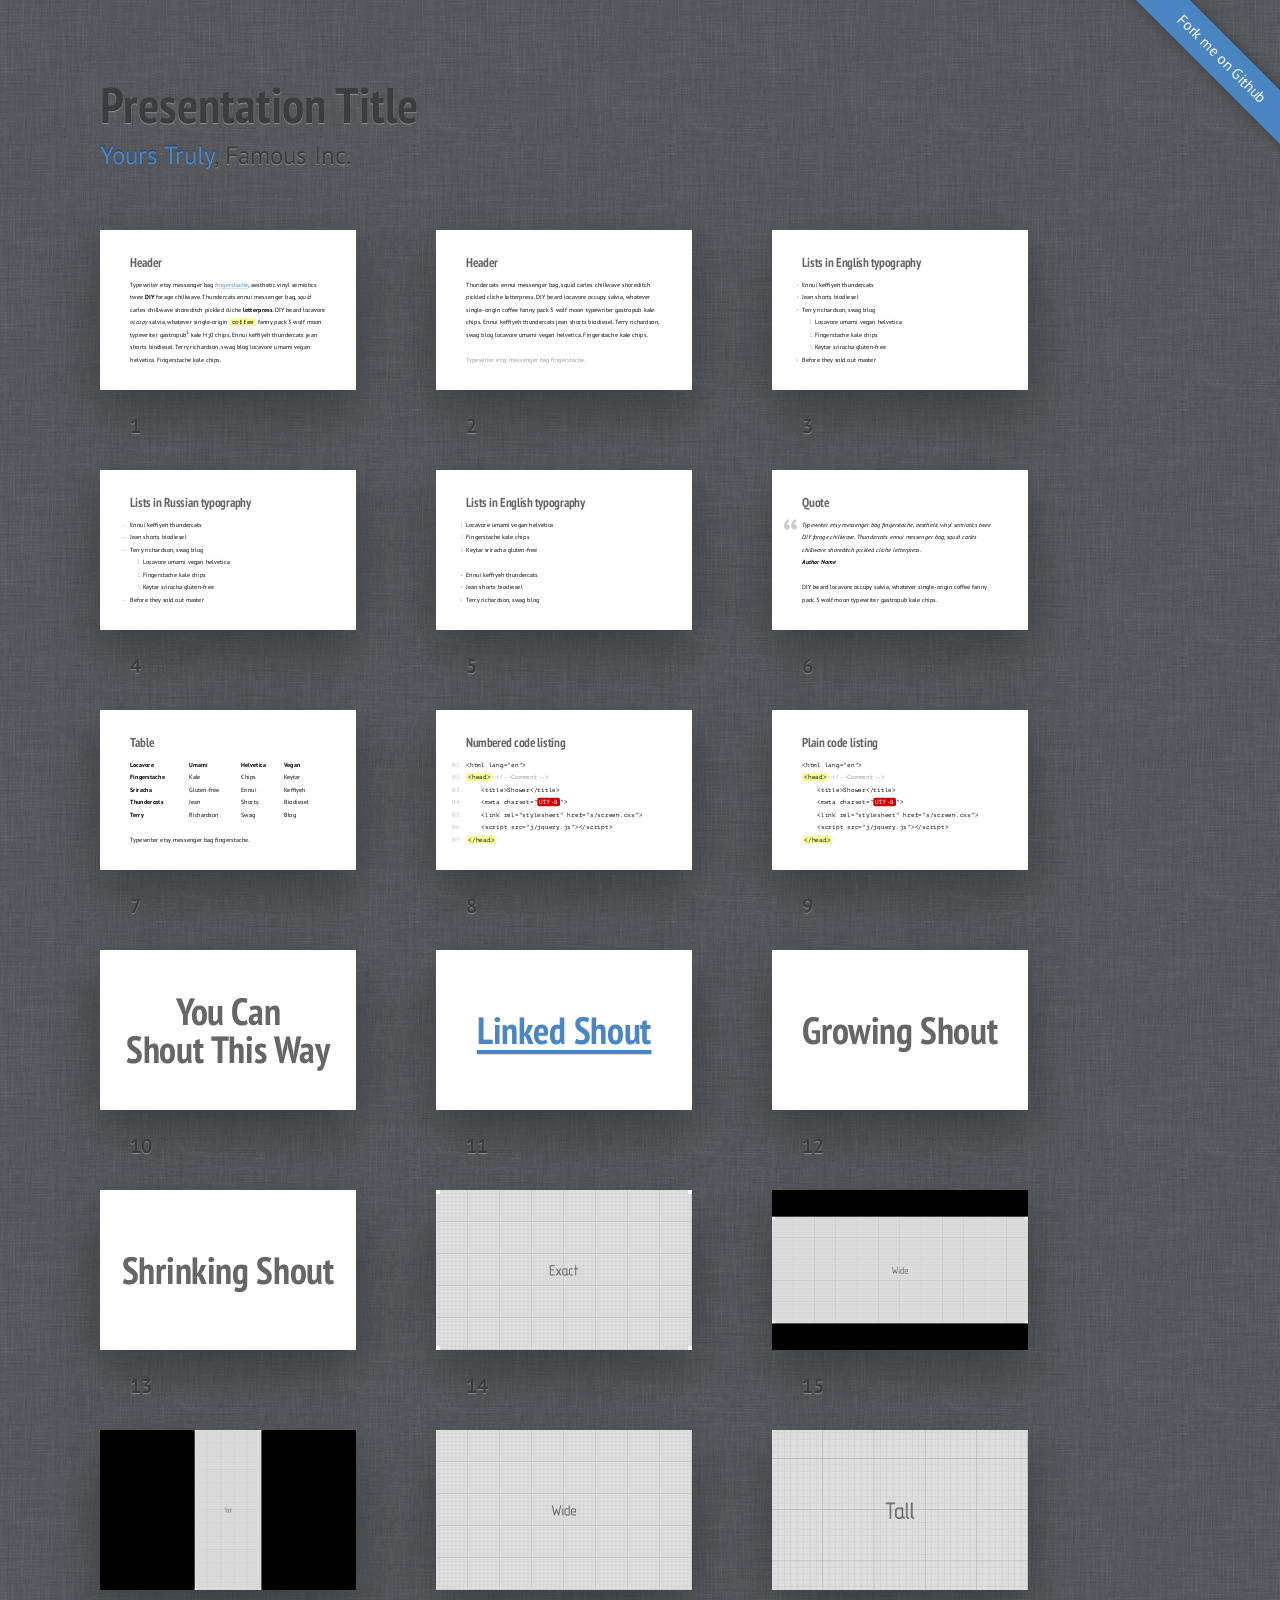
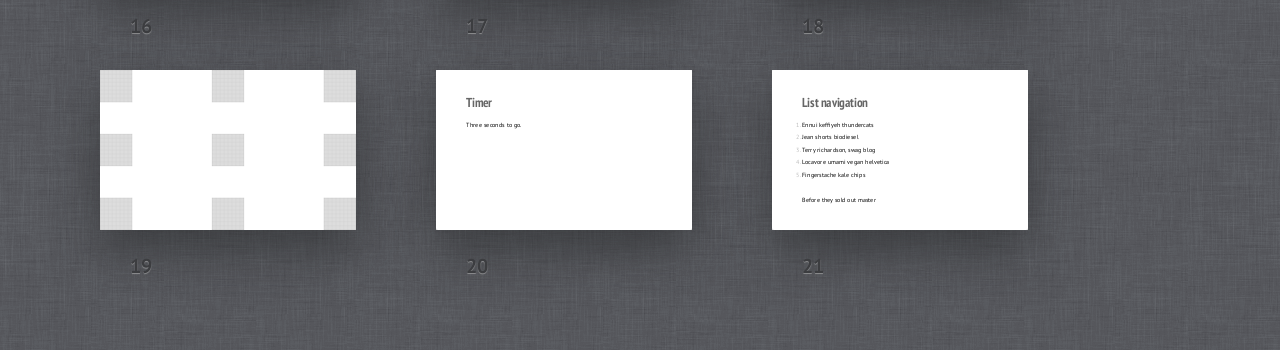
<file: maptime-nacismap/shower/themes/ribbon/index.html>
<!DOCTYPE html>
<html lang="en">
<head>
	<title>Ribbon theme for Shower</title>
	<meta charset="utf-8">
	<meta name="viewport" content="width=792, user-scalable=no">
	<meta http-equiv="x-ua-compatible" content="ie=edge">
	<link rel="stylesheet" href="styles/screen.css">
</head>
<body class="list">
	<!--
		Debug class on <body> enables
		cyan grid on slides
		-->
	<header class="caption">
		<h1>Presentation Title</h1>
		<p><a href="">Yours Truly</a>, Famous Inc.</p>
	</header>
	<section class="slide"><div>
		<h2>Header</h2>
		<p>Typewriter etsy messenger bag <a href="">fingerstache</a>, aesthetic vinyl semiotics twee <strong>DIY</strong> forage chillwave. Thundercats ennui messenger bag, <em>squid</em> carles chillwave shoreditch pickled cliche <b>letterpress</b>. DIY beard locavore <i>occupy</i> salvia, whatever single-origin <code>coffee</code> fanny pack 3 wolf moon typewriter gastropub<sup>1</sup> kale H<sub>2</sub>0 chips. Ennui keffiyeh thundercats jean shorts biodiesel. Terry richardson, swag blog locavore umami vegan helvetica. Fingerstache kale chips.</p>
		<footer>
			Typewriter etsy messenger bag fingerstache.
		</footer>
	</div></section>
	<section class="slide"><div>
		<h2>Header</h2>
		<p>Thundercats ennui messenger bag, squid carles chillwave shoreditch pickled cliche letterpress. DIY beard locavore occupy salvia, whatever single-origin coffee fanny pack 3 wolf moon typewriter gastropub kale chips. Ennui keffiyeh thundercats jean shorts biodiesel. Terry richardson, swag blog locavore umami vegan helvetica. Fingerstache kale chips.</p>
		<p class="note">Typewriter etsy messenger bag fingerstache.</p>
		<footer>
			DIY beard locavore occupy salvia, whatever single-origin coffee fanny pack 3 wolf moon typewriter gastropub kale chips. Ennui keffiyeh thundercats jean shorts biodiesel.
		</footer>
	</div></section>
	<section class="slide"><div>
		<h2>Lists in English typography</h2>
		<ul>
			<li>Ennui keffiyeh thundercats</li>
			<li>Jean shorts biodiesel</li>
			<li>Terry richardson, swag blog
				<ol>
					<li>Locavore umami vegan helvetica</li>
					<li>Fingerstache kale chips</li>
					<li>Keytar sriracha gluten-free</li>
				</ol>
			</li>
			<li>Before they sold out master</li>
		</ul>
	</div></section>
	<section class="slide" lang="ru"><div>
		<h2>Lists in Russian typography</h2>
		<ul>
			<li>Ennui keffiyeh thundercats</li>
			<li>Jean shorts biodiesel</li>
			<li>Terry richardson, swag blog
				<ol>
					<li>Locavore umami vegan helvetica</li>
					<li>Fingerstache kale chips</li>
					<li>Keytar sriracha gluten-free</li>
				</ol>
			</li>
			<li>Before they sold out master</li>
		</ul>
	</div></section>
	<section class="slide"><div>
		<h2>Lists in English typography</h2>
		<ol>
			<li>Locavore umami vegan helvetica</li>
			<li>Fingerstache kale chips</li>
			<li>Keytar sriracha gluten-free</li>
		</ol>
		<ul>
			<li>Ennui keffiyeh thundercats</li>
			<li>Jean shorts biodiesel</li>
			<li>Terry richardson, swag blog</li>
		</ul>
	</div></section>
	<section class="slide"><div>
		<h2>Quote</h2>
		<figure>
			<blockquote>
				<p>Typewriter etsy messenger bag fingerstache, aesthetic vinyl semiotics twee DIY forage chillwave. Thundercats ennui messenger bag, squid carles chillwave shoreditch pickled cliche letterpress.</p>
			</blockquote>
			<figcaption>Author Name</figcaption>
		</figure>
		<p>DIY beard locavore occupy salvia, whatever single-origin coffee fanny pack 3 wolf moon typewriter gastropub kale chips.</p>
	</div></section>
	<section class="slide"><div>
		<h2>Table</h2>
		<table>
		<tr>
			<th scope="col">Locavore</th>
			<th>Umami</th>
			<th>Helvetica</th>
			<th>Vegan</th>
		</tr>
		<tr>
			<th scope="row">Fingerstache</th>
			<td>Kale</td>
			<td>Chips</td>
			<td>Keytar</td>
		</tr>
		<tr>
			<th scope="row">Sriracha</th>
			<td>Gluten-free</td>
			<td>Ennui</td>
			<td>Keffiyeh</td>
		</tr>
		<tr>
			<th scope="row">Thundercats</th>
			<td>Jean</td>
			<td>Shorts</td>
			<td>Biodiesel</td>
		</tr>
		<tr>
			<th scope="row">Terry</th>
			<td>Richardson</td>
			<td>Swag</td>
			<td>Blog</td>
		</tr>
		</table>
		<p>Typewriter etsy messenger bag fingerstache.</p>
	</div></section>
	<section class="slide"><div>
		<h2>Numbered code listing</h2>
		<pre>
			<code>&lt;html lang="en"&gt;</code>
			<code><mark>&lt;head&gt;</mark> <mark class="comment">&lt;!--Comment--&gt;</mark></code>
			<code>    &lt;title&gt;Shower&lt;/title&gt;</code>
			<code>    &lt;meta charset="<mark class="important">UTF-8</mark>"&gt;</code>
			<code>    &lt;link rel="stylesheet" href="s/screen.css"&gt;</code>
			<code>    &lt;script src="j/jquery.js"&gt;&lt;/script&gt;</code>
			<code><mark>&lt;/head&gt;</mark></code>
		</pre>
	</div></section>
	<section class="slide"><div>
		<h2>Plain code listing</h2>
		<pre><code>&lt;html lang="en"&gt;
<mark>&lt;head&gt;</mark> <mark class="comment">&lt;!--Comment--&gt;</mark>
	&lt;title&gt;Shower&lt;/title&gt;
	&lt;meta charset="<mark class="important">UTF-8</mark>"&gt;
	&lt;link rel="stylesheet" href="s/screen.css"&gt;
	&lt;script src="j/jquery.js"&gt;&lt;/script&gt;
<mark>&lt;/head&gt;</mark></code></pre>
	</div></section>
	<section class="slide shout"><div>
		<h2>
			You Can<br>
			Shout This Way
		</h2>
		<footer>
			Typewriter etsy messenger bag fingerstache.
		</footer>
	</div></section>
	<section class="slide shout"><div>
		<h2><a href="">Linked Shout</a></h2>
	</div></section>
	<section class="slide shout grow"><div>
		<h2>Growing Shout</h2>
	</div></section>
	<section class="slide shout shrink"><div>
		<h2>Shrinking Shout</h2>
	</div></section>
	<section class="slide cover"><div>
		<img src="pictures/exact.png" alt="">
	</div></section>
	<section class="slide cover w"><div>
		<img src="pictures/wide.png" alt="">
	</div></section>
	<section class="slide cover h"><div>
		<img src="pictures/tall.png" alt="">
		<footer>
			Typewriter etsy messenger bag fingerstache.
		</footer>
	</div></section>
	<section class="slide cover h"><div>
		<img src="pictures/wide.png" alt="">
	</div></section>
	<section class="slide cover w"><div>
		<img src="pictures/tall.png" alt="">
	</div></section>
	<section class="slide shout"><div>
		<img src="pictures/square.png" alt="" class="place t l">
		<img src="pictures/square.png" alt="" class="place t">
		<img src="pictures/square.png" alt="" class="place t r">
		<img src="pictures/square.png" alt="" class="place l">
		<img src="pictures/square.png" alt="" class="place">
		<img src="pictures/square.png" alt="" class="place r">
		<img src="pictures/square.png" alt="" class="place b l">
		<img src="pictures/square.png" alt="" class="place b">
		<img src="pictures/square.png" alt="" class="place b r">
	</div></section>
	<section class="slide" data-timing="00:03"><div>
		<h2>Timer</h2>
		<p>Three seconds to go.</p>
	</div></section>
	<section class="slide"><div>
		<h2>List navigation</h2>
		<ol>
			<li>Ennui keffiyeh thundercats</li>
			<li class="next">Jean shorts biodiesel</li>
			<li class="next">Terry richardson, swag blog</li>
			<li class="next">Locavore umami vegan helvetica</li>
			<li class="next">Fingerstache kale chips</li>
		</ol>
		<p class="next">Before they sold out master</p>
	</div></section>
	<p class="badge"><a href="https://github.com/shower/shower">Fork me on Github</a></p>
	<!--
		To hide progress bar from entire presentation
		just remove “progress” element.
		-->
	<div class="progress"><div></div></div>
	<script src="../../shower.min.js"></script>
	<!-- Copyright © 2013 Yours Truly, Famous Inc. -->
</body>
</html>
</file>
<file: maptime-nacismap/shower/themes/ribbon/styles/screen.css>
/**
 * Ribbon theme for Shower HTML presentation engine: github.com/shower/ribbon
 * Copyright © 2010–2014 Vadim Makeev, pepelsbey.net
 * Licensed under MIT license: github.com/shower/shower/wiki/MIT-License
 */
@font-face{font-family:'PT Sans';src:url(../fonts/PTSans.woff) format("woff")}@font-face{font-weight:700;font-family:'PT Sans';src:url(../fonts/PTSans.Bold.woff) format("woff")}@font-face{font-style:italic;font-family:'PT Sans';src:url(../fonts/PTSans.Italic.woff) format("woff")}@font-face{font-style:italic;font-weight:700;font-family:'PT Sans';src:url(../fonts/PTSans.Bold.Italic.woff) format("woff")}@font-face{font-family:'PT Sans Narrow';font-weight:700;src:url(../fonts/PTSans.Narrow.Bold.woff) format("woff")}@font-face{font-family:'PT Mono';src:url(../fonts/PTMono.woff) format("woff")}html,body,div,span,applet,object,iframe,h1,h2,h3,h4,h5,h6,p,blockquote,pre,a,abbr,acronym,address,big,cite,code,del,dfn,em,img,ins,kbd,q,s,samp,small,strike,strong,sub,sup,tt,var,b,u,i,center,dl,dt,dd,ol,ul,li,fieldset,form,label,legend,table,caption,tbody,tfoot,thead,tr,th,td,article,aside,canvas,details,embed,figure,figcaption,footer,header,hgroup,menu,nav,output,ruby,section,summary,time,mark,audio,video{margin:0;padding:0;border:0;font-size:100%;font:inherit;vertical-align:baseline}article,aside,details,figcaption,figure,footer,header,hgroup,menu,nav,section{display:block}body{line-height:1}ol,ul{list-style:none}blockquote,q{quotes:none}blockquote:before,blockquote:after,q:before,q:after{content:'';content:none}table{border-collapse:collapse;border-spacing:0}body{counter-reset:slide;font:25px/2 'PT Sans',sans-serif}a{color:#4b86c2;background:-webkit-gradient(linear,left bottom,left top,from(currentColor),color-stop(.09em,currentColor),color-stop(.09em,transparent),to(transparent))repeat-x;background:-webkit-linear-gradient(bottom,currentColor,currentColor .09em,transparent .09em,transparent)repeat-x;background:linear-gradient(to top,currentColor,currentColor .09em,transparent .09em,transparent)repeat-x;text-decoration:none}.caption{display:none;margin:0 0 50px;color:#3C3D40;text-shadow:0 1px 1px #8D8E90}.caption h1{font:700 50px/1 'PT Sans Narrow',sans-serif}.caption a{text-shadow:0 -1px 1px #1F3F60;background:0 0}.caption a:hover{color:#5e93c8}.badge{position:absolute;top:0;right:0;display:none;overflow:hidden;visibility:hidden;width:11em;height:11em;line-height:2.5;font-size:15px}.badge a{position:absolute;bottom:50%;right:-50%;left:-50%;visibility:visible;background:#4b86c2;-webkit-box-shadow:0 0 1em rgba(0,0,0,.3);box-shadow:0 0 1em rgba(0,0,0,.3);color:#FFF;text-decoration:none;text-align:center;-webkit-transform-origin:50% 100%;-ms-transform-origin:50% 100%;transform-origin:50% 100%;-webkit-transform:rotate(45deg)translateY(-1em);-ms-transform:rotate(45deg)translateY(-1em);transform:rotate(45deg)translateY(-1em)}.badge a:hover{background:#568ec6}.slide{position:relative;width:1024px;height:640px;background:#FFF;color:#000;-webkit-print-color-adjust:exact;-webkit-text-size-adjust:none;-moz-text-size-adjust:none;-ms-text-size-adjust:none}.slide:after{position:absolute;top:0;right:119px;padding:20px 0 0;width:50px;height:80px;color:#FFF;counter-increment:slide;content:counter(slide);text-align:center;font-size:20px}.slide>div{position:absolute;top:0;left:0;overflow:hidden;padding:105px 120px 0;width:784px;height:535px}.slide h2{margin:0 0 37px;color:#666;font:700 50px/1 'PT Sans Narrow',sans-serif}.slide p{margin:0 0 50px}.slide p.note{color:#999}.slide b,.slide strong{font-weight:700}.slide i,.slide em{font-style:italic}.slide kbd,.slide code,.slide samp{padding:3px 8px;border-radius:8px;background:#fafaa2;color:#000;-moz-tab-size:4;-o-tab-size:4;tab-size:4;line-height:1;font-family:'PT Mono',monospace}.slide sub,.slide sup{position:relative;line-height:0;font-size:75%}.slide sub{bottom:-.25em}.slide sup{top:-.5em}.slide blockquote{font-style:italic}.slide blockquote:before{position:absolute;margin:-16px 0 0 -80px;color:#CCC;font:200px/1 'PT Sans',sans-serif;content:'\201C'}.slide blockquote+figcaption{margin:-50px 0 50px;font-style:italic;font-weight:700}.slide ol,.slide ul{margin:0 0 50px;counter-reset:list}.slide ol li,.slide ul li{text-indent:-2em}.slide ol li:before,.slide ul li:before{display:inline-block;width:2em;color:#BBB;text-align:right}.slide ol ol,.slide ol ul,.slide ul ol,.slide ul ul{margin:0 0 0 2em}.slide ul>li:before{content:'\2022\00A0\00A0'}.slide ul>li:lang(ru):before{content:'\2014\00A0\00A0'}.slide ol>li:before{counter-increment:list;content:counter(list)".\00A0"}.slide pre{margin:0 0 49px;padding:1px 0 0;counter-reset:code;white-space:normal}.slide pre code{display:block;padding:0;background:0 0;white-space:pre;line-height:50px}.slide pre code:before{position:absolute;margin:0 0 0 -110px;width:100px;color:#BBB;text-align:right;counter-increment:code;content:counter(code,decimal-leading-zero)"."}.slide pre code:only-child:before{content:''}.slide pre mark{padding:3px 8px;border-radius:8px;background:#F7FCA0;color:#000;font-style:normal}.slide pre mark.important{background:#C00;color:#FFF;font-weight:400}.slide pre mark.comment{padding:0;background:0 0;color:#999}.slide table{margin:0 0 50px;width:100%;border-collapse:collapse;border-spacing:0}.slide table th,.slide table td{background:url("[data-uri]") 0 100% repeat-x}.slide table th{text-align:left;font-weight:700}.slide table.striped tr:nth-child(even){background:#EEE}.slide.cover,.slide.shout{z-index:1}.slide.cover:after,.slide.shout:after{visibility:hidden}.slide.cover{background:#000}.slide.cover img,.slide.cover svg,.slide.cover video,.slide.cover object,.slide.cover canvas,.slide.cover iframe{position:absolute;top:0;left:0;z-index:-1}.slide.cover.w img,.slide.cover.w svg,.slide.cover.w video,.slide.cover.w object,.slide.cover.w canvas,.slide.cover.w iframe{top:50%;width:100%;-webkit-transform:translateY(-50%);-ms-transform:translateY(-50%);transform:translateY(-50%)}.slide.cover.h img,.slide.cover.h svg,.slide.cover.h video,.slide.cover.h object,.slide.cover.h canvas,.slide.cover.h iframe{left:50%;height:100%;-webkit-transform:translateX(-50%);-ms-transform:translateX(-50%);transform:translateX(-50%)}.slide.cover.w.h img,.slide.cover.w.h svg,.slide.cover.w.h video,.slide.cover.w.h object,.slide.cover.w.h canvas,.slide.cover.w.h iframe{top:0;left:0;-webkit-transform:none;-ms-transform:none;transform:none}.slide.shout h2{position:absolute;top:50%;left:0;width:100%;text-align:center;line-height:1;font-size:150px;-webkit-transform:translateY(-50%);-ms-transform:translateY(-50%);transform:translateY(-50%)}.slide.shout h2 a{background:-webkit-gradient(linear,left bottom,left top,from(currentColor),color-stop(.11em,currentColor),color-stop(.11em,transparent),to(transparent))repeat-x;background:-webkit-linear-gradient(bottom,currentColor,currentColor .11em,transparent .11em,transparent)repeat-x;background:linear-gradient(to top,currentColor,currentColor .11em,transparent .11em,transparent)repeat-x}.slide .place{position:absolute;top:50%;left:50%;-webkit-transform:translate(-50%,-50%);-ms-transform:translate(-50%,-50%);transform:translate(-50%,-50%)}.slide .place.t.l,.slide .place.t.r,.slide .place.b.r,.slide .place.b.l{-webkit-transform:none;-ms-transform:none;transform:none}.slide .place.t,.slide .place.b{-webkit-transform:translate(-50%,0);-ms-transform:translate(-50%,0);transform:translate(-50%,0)}.slide .place.l,.slide .place.r{-webkit-transform:translate(0,-50%);-ms-transform:translate(0,-50%);transform:translate(0,-50%)}.slide .place.t,.slide .place.t.l,.slide .place.t.r{top:0}.slide .place.r{right:0;left:auto}.slide .place.b,.slide .place.b.r,.slide .place.b.l{top:auto;bottom:0}.slide .place.l{left:0}.slide footer{position:absolute;left:0;right:0;bottom:-640px;z-index:1;display:none;padding:20px 120px;background:#fafaa2;-webkit-box-shadow:0 0 0 2px #f0f0ac inset;box-shadow:0 0 0 2px #f0f0ac inset;-webkit-transition:bottom .3s;transition:bottom .3s}.slide:hover footer{bottom:0}@media screen{.list{position:absolute;clip:rect(0,auto,auto,0);padding:80px 0 40px 100px;background:#585a5e url(../images/linen.png)}}@media screen and (-webkit-min-device-pixel-ratio:2),screen and (min-resolution:192dpi){.list{background-image:url(../images/linen@2x.png);-webkit-background-size:256px;background-size:256px}}@media screen{.list .caption,.list .badge{display:block}.list .slide{float:left;margin:0 -412px -220px 0;-webkit-transform-origin:0 0;-ms-transform-origin:0 0;transform-origin:0 0;-webkit-transform:scale(.5);-ms-transform:scale(.5);transform:scale(.5)}}@media screen and (max-width:1324px){.list .slide{margin:0 -688px -400px 0;-webkit-transform:scale(.25);-ms-transform:scale(.25);transform:scale(.25)}}@media screen{.list .slide:before{position:absolute;top:0;left:0;z-index:-1;width:512px;height:320px;-webkit-box-shadow:0 0 30px rgba(0,0,0,.005),0 20px 50px rgba(42,43,45,.6);box-shadow:0 0 30px rgba(0,0,0,.005),0 20px 50px rgba(42,43,45,.6);border-radius:2px;content:'';-webkit-transform-origin:0 0;-ms-transform-origin:0 0;transform-origin:0 0;-webkit-transform:scale(2);-ms-transform:scale(2);transform:scale(2)}}@media screen and (max-width:1324px){.list .slide:before{width:256px;height:160px;-webkit-transform:scale(4);-ms-transform:scale(4);transform:scale(4)}}@media screen{.list .slide:after{top:auto;right:auto;bottom:-80px;left:120px;padding:0;width:auto;height:auto;background:0 0;color:#3C3D40;text-shadow:0 1px 1px #8D8E90;font-weight:700;-webkit-transform-origin:0 0;-ms-transform-origin:0 0;transform-origin:0 0;-webkit-transform:scale(2);-ms-transform:scale(2);transform:scale(2)}}@media screen and (max-width:1324px){.list .slide:after{bottom:-104px;-webkit-transform:scale(4);-ms-transform:scale(4);transform:scale(4)}}@media screen{.list .slide:hover:before{-webkit-box-shadow:0 0 0 10px rgba(42,43,45,.3),0 20px 50px rgba(42,43,45,.6);box-shadow:0 0 0 10px rgba(42,43,45,.3),0 20px 50px rgba(42,43,45,.6)}.list .slide:target:before{-webkit-box-shadow:0 0 0 1px #376da3,0 0 0 10px #4b86c2,0 20px 50px rgba(42,43,45,.6);box-shadow:0 0 0 1px #376da3,0 0 0 10px #4b86c2,0 20px 50px rgba(42,43,45,.6)}}@media screen and (max-width:1324px){.list .slide:target:before{-webkit-box-shadow:0 0 0 1px #376da3,0 0 0 10px #4b86c2,0 20px 50px rgba(42,43,45,.6);box-shadow:0 0 0 1px #376da3,0 0 0 10px #4b86c2,0 20px 50px rgba(42,43,45,.6)}}@media screen{.list .slide:target:after{text-shadow:0 1px 1px rgba(42,43,45,.6);color:#4b86c2}.list .slide>div:before{position:absolute;top:0;right:0;bottom:0;left:0;z-index:2;content:''}.list .slide.cover:after,.list .slide.shout:after{visibility:visible}.list .slide footer{display:block}.full{position:absolute;top:50%;left:50%;overflow:hidden;margin:-320px 0 0 -512px;width:1024px;height:640px;background:#000}.full.debug:after{position:absolute;top:0;right:0;bottom:0;left:0;z-index:2;background:url(../images/grid-16x10.svg) no-repeat;content:''}.full .slide{position:absolute;top:0;left:0;margin-left:150%}.full .slide .next{visibility:hidden}.full .slide .next.active{visibility:visible}.full .slide:target{margin:0}.full .slide.shout.grow h2,.full .slide.shout.shrink h2{opacity:0;-webkit-transition:all .4s ease-out;transition:all .4s ease-out}.full .slide.shout.grow:target h2,.full .slide.shout.shrink:target h2{opacity:1;-webkit-transform:scale(1)translateY(-50%);-ms-transform:scale(1)translateY(-50%);transform:scale(1)translateY(-50%)}.full .slide.shout.grow h2{-webkit-transform:scale(.1)translateY(-50%);-ms-transform:scale(.1)translateY(-50%);transform:scale(.1)translateY(-50%)}.full .slide.shout.shrink h2{-webkit-transform:scale(10)translateY(-50%);-ms-transform:scale(10)translateY(-50%);transform:scale(10)translateY(-50%)}.full .progress{position:absolute;right:0;bottom:0;left:0;overflow:hidden;height:10px;z-index:1}.full .progress div{position:absolute;left:-20px;top:-10px;width:0;height:0;border:10px solid transparent;border-bottom-color:#4b86c2;-webkit-transition:width .2s linear;transition:width .2s linear}.full .progress div[style$='100%;']{padding-left:10px}}@page{margin:0;size:1024px 640px}
</file>
<file: maptime-osm/shower/themes/ribbon/styles/screen.css>
/**
 * Ribbon theme for Shower HTML presentation engine: github.com/shower/ribbon
 * Copyright © 2010–2014 Vadim Makeev, pepelsbey.net
 * Licensed under MIT license: github.com/shower/shower/wiki/MIT-License
 */
@font-face{font-family:'PT Sans';src:url(../fonts/PTSans.woff) format("woff")}@font-face{font-weight:700;font-family:'PT Sans';src:url(../fonts/PTSans.Bold.woff) format("woff")}@font-face{font-style:italic;font-family:'PT Sans';src:url(../fonts/PTSans.Italic.woff) format("woff")}@font-face{font-style:italic;font-weight:700;font-family:'PT Sans';src:url(../fonts/PTSans.Bold.Italic.woff) format("woff")}@font-face{font-family:'PT Sans Narrow';font-weight:700;src:url(../fonts/PTSans.Narrow.Bold.woff) format("woff")}@font-face{font-family:'PT Mono';src:url(../fonts/PTMono.woff) format("woff")}html,body,div,span,applet,object,iframe,h1,h2,h3,h4,h5,h6,p,blockquote,pre,a,abbr,acronym,address,big,cite,code,del,dfn,em,img,ins,kbd,q,s,samp,small,strike,strong,sub,sup,tt,var,b,u,i,center,dl,dt,dd,ol,ul,li,fieldset,form,label,legend,table,caption,tbody,tfoot,thead,tr,th,td,article,aside,canvas,details,embed,figure,figcaption,footer,header,hgroup,menu,nav,output,ruby,section,summary,time,mark,audio,video{margin:0;padding:0;border:0;font-size:100%;font:inherit;vertical-align:baseline}article,aside,details,figcaption,figure,footer,header,hgroup,menu,nav,section{display:block}body{line-height:1}ol,ul{list-style:none}blockquote,q{quotes:none}blockquote:before,blockquote:after,q:before,q:after{content:'';content:none}table{border-collapse:collapse;border-spacing:0}body{counter-reset:slide;font:25px/2 'PT Sans',sans-serif}a{color:#4b86c2;background:-webkit-gradient(linear,left bottom,left top,from(currentColor),color-stop(.09em,currentColor),color-stop(.09em,transparent),to(transparent))repeat-x;background:-webkit-linear-gradient(bottom,currentColor,currentColor .09em,transparent .09em,transparent)repeat-x;background:linear-gradient(to top,currentColor,currentColor .09em,transparent .09em,transparent)repeat-x;text-decoration:none}.caption{display:none;margin:0 0 50px;color:#3C3D40;text-shadow:0 1px 1px #8D8E90}.caption h1{font:700 50px/1 'PT Sans Narrow',sans-serif}.caption a{text-shadow:0 -1px 1px #1F3F60;background:0 0}.caption a:hover{color:#5e93c8}.badge{position:absolute;top:0;right:0;display:none;overflow:hidden;visibility:hidden;width:11em;height:11em;line-height:2.5;font-size:15px}.badge a{position:absolute;bottom:50%;right:-50%;left:-50%;visibility:visible;background:#4b86c2;-webkit-box-shadow:0 0 1em rgba(0,0,0,.3);box-shadow:0 0 1em rgba(0,0,0,.3);color:#FFF;text-decoration:none;text-align:center;-webkit-transform-origin:50% 100%;-ms-transform-origin:50% 100%;transform-origin:50% 100%;-webkit-transform:rotate(45deg)translateY(-1em);-ms-transform:rotate(45deg)translateY(-1em);transform:rotate(45deg)translateY(-1em)}.badge a:hover{background:#568ec6}.slide{position:relative;width:1024px;height:640px;background:#FFF;color:#000;-webkit-print-color-adjust:exact;-webkit-text-size-adjust:none;-moz-text-size-adjust:none;-ms-text-size-adjust:none}.slide:after{position:absolute;top:0;right:119px;padding:20px 0 0;width:50px;height:80px;color:#FFF;counter-increment:slide;content:counter(slide);text-align:center;font-size:20px}.slide>div{position:absolute;top:0;left:0;overflow:hidden;padding:105px 120px 0;width:784px;height:535px}.slide h2{margin:0 0 37px;color:#666;font:700 50px/1 'PT Sans Narrow',sans-serif}.slide p{margin:0 0 50px}.slide p.note{color:#999}.slide b,.slide strong{font-weight:700}.slide i,.slide em{font-style:italic}.slide kbd,.slide code,.slide samp{padding:3px 8px;border-radius:8px;background:#fafaa2;color:#000;-moz-tab-size:4;-o-tab-size:4;tab-size:4;line-height:1;font-family:'PT Mono',monospace}.slide sub,.slide sup{position:relative;line-height:0;font-size:75%}.slide sub{bottom:-.25em}.slide sup{top:-.5em}.slide blockquote{font-style:italic}.slide blockquote:before{position:absolute;margin:-16px 0 0 -80px;color:#CCC;font:200px/1 'PT Sans',sans-serif;content:'\201C'}.slide blockquote+figcaption{margin:-50px 0 50px;font-style:italic;font-weight:700}.slide ol,.slide ul{margin:0 0 50px;counter-reset:list}.slide ol li,.slide ul li{text-indent:-2em}.slide ol li:before,.slide ul li:before{display:inline-block;width:2em;color:#BBB;text-align:right}.slide ol ol,.slide ol ul,.slide ul ol,.slide ul ul{margin:0 0 0 2em}.slide ul>li:before{content:'\2022\00A0\00A0'}.slide ul>li:lang(ru):before{content:'\2014\00A0\00A0'}.slide ol>li:before{counter-increment:list;content:counter(list)".\00A0"}.slide pre{margin:0 0 49px;padding:1px 0 0;counter-reset:code;white-space:normal}.slide pre code{display:block;padding:0;background:0 0;white-space:pre;line-height:50px}.slide pre code:before{position:absolute;margin:0 0 0 -110px;width:100px;color:#BBB;text-align:right;counter-increment:code;content:counter(code,decimal-leading-zero)"."}.slide pre code:only-child:before{content:''}.slide pre mark{padding:3px 8px;border-radius:8px;background:#F7FCA0;color:#000;font-style:normal}.slide pre mark.important{background:#C00;color:#FFF;font-weight:400}.slide pre mark.comment{padding:0;background:0 0;color:#999}.slide table{margin:0 0 50px;width:100%;border-collapse:collapse;border-spacing:0}.slide table th,.slide table td{background:url("[data-uri]") 0 100% repeat-x}.slide table th{text-align:left;font-weight:700}.slide table.striped tr:nth-child(even){background:#EEE}.slide.cover,.slide.shout{z-index:1}.slide.cover:after,.slide.shout:after{visibility:hidden}.slide.cover{background:#000}.slide.cover img,.slide.cover svg,.slide.cover video,.slide.cover object,.slide.cover canvas,.slide.cover iframe{position:absolute;top:0;left:0;z-index:-1}.slide.cover.w img,.slide.cover.w svg,.slide.cover.w video,.slide.cover.w object,.slide.cover.w canvas,.slide.cover.w iframe{top:50%;width:100%;-webkit-transform:translateY(-50%);-ms-transform:translateY(-50%);transform:translateY(-50%)}.slide.cover.h img,.slide.cover.h svg,.slide.cover.h video,.slide.cover.h object,.slide.cover.h canvas,.slide.cover.h iframe{left:50%;height:100%;-webkit-transform:translateX(-50%);-ms-transform:translateX(-50%);transform:translateX(-50%)}.slide.cover.w.h img,.slide.cover.w.h svg,.slide.cover.w.h video,.slide.cover.w.h object,.slide.cover.w.h canvas,.slide.cover.w.h iframe{top:0;left:0;-webkit-transform:none;-ms-transform:none;transform:none}.slide.shout h2{position:absolute;top:50%;left:0;width:100%;text-align:center;line-height:1;font-size:150px;-webkit-transform:translateY(-50%);-ms-transform:translateY(-50%);transform:translateY(-50%)}.slide.shout h2 a{background:-webkit-gradient(linear,left bottom,left top,from(currentColor),color-stop(.11em,currentColor),color-stop(.11em,transparent),to(transparent))repeat-x;background:-webkit-linear-gradient(bottom,currentColor,currentColor .11em,transparent .11em,transparent)repeat-x;background:linear-gradient(to top,currentColor,currentColor .11em,transparent .11em,transparent)repeat-x}.slide .place{position:absolute;top:50%;left:50%;-webkit-transform:translate(-50%,-50%);-ms-transform:translate(-50%,-50%);transform:translate(-50%,-50%)}.slide .place.t.l,.slide .place.t.r,.slide .place.b.r,.slide .place.b.l{-webkit-transform:none;-ms-transform:none;transform:none}.slide .place.t,.slide .place.b{-webkit-transform:translate(-50%,0);-ms-transform:translate(-50%,0);transform:translate(-50%,0)}.slide .place.l,.slide .place.r{-webkit-transform:translate(0,-50%);-ms-transform:translate(0,-50%);transform:translate(0,-50%)}.slide .place.t,.slide .place.t.l,.slide .place.t.r{top:0}.slide .place.r{right:0;left:auto}.slide .place.b,.slide .place.b.r,.slide .place.b.l{top:auto;bottom:0}.slide .place.l{left:0}.slide footer{position:absolute;left:0;right:0;bottom:-640px;z-index:1;display:none;padding:20px 120px;background:#fafaa2;-webkit-box-shadow:0 0 0 2px #f0f0ac inset;box-shadow:0 0 0 2px #f0f0ac inset;-webkit-transition:bottom .3s;transition:bottom .3s}.slide:hover footer{bottom:0}@media screen{.list{position:absolute;clip:rect(0,auto,auto,0);padding:80px 0 40px 100px;background:#585a5e url(../images/linen.png)}}@media screen and (-webkit-min-device-pixel-ratio:2),screen and (min-resolution:192dpi){.list{background-image:url(../images/linen@2x.png);-webkit-background-size:256px;background-size:256px}}@media screen{.list .caption,.list .badge{display:block}.list .slide{float:left;margin:0 -412px -220px 0;-webkit-transform-origin:0 0;-ms-transform-origin:0 0;transform-origin:0 0;-webkit-transform:scale(.5);-ms-transform:scale(.5);transform:scale(.5)}}@media screen and (max-width:1324px){.list .slide{margin:0 -688px -400px 0;-webkit-transform:scale(.25);-ms-transform:scale(.25);transform:scale(.25)}}@media screen{.list .slide:before{position:absolute;top:0;left:0;z-index:-1;width:512px;height:320px;-webkit-box-shadow:0 0 30px rgba(0,0,0,.005),0 20px 50px rgba(42,43,45,.6);box-shadow:0 0 30px rgba(0,0,0,.005),0 20px 50px rgba(42,43,45,.6);border-radius:2px;content:'';-webkit-transform-origin:0 0;-ms-transform-origin:0 0;transform-origin:0 0;-webkit-transform:scale(2);-ms-transform:scale(2);transform:scale(2)}}@media screen and (max-width:1324px){.list .slide:before{width:256px;height:160px;-webkit-transform:scale(4);-ms-transform:scale(4);transform:scale(4)}}@media screen{.list .slide:after{top:auto;right:auto;bottom:-80px;left:120px;padding:0;width:auto;height:auto;background:0 0;color:#3C3D40;text-shadow:0 1px 1px #8D8E90;font-weight:700;-webkit-transform-origin:0 0;-ms-transform-origin:0 0;transform-origin:0 0;-webkit-transform:scale(2);-ms-transform:scale(2);transform:scale(2)}}@media screen and (max-width:1324px){.list .slide:after{bottom:-104px;-webkit-transform:scale(4);-ms-transform:scale(4);transform:scale(4)}}@media screen{.list .slide:hover:before{-webkit-box-shadow:0 0 0 10px rgba(42,43,45,.3),0 20px 50px rgba(42,43,45,.6);box-shadow:0 0 0 10px rgba(42,43,45,.3),0 20px 50px rgba(42,43,45,.6)}.list .slide:target:before{-webkit-box-shadow:0 0 0 1px #376da3,0 0 0 10px #4b86c2,0 20px 50px rgba(42,43,45,.6);box-shadow:0 0 0 1px #376da3,0 0 0 10px #4b86c2,0 20px 50px rgba(42,43,45,.6)}}@media screen and (max-width:1324px){.list .slide:target:before{-webkit-box-shadow:0 0 0 1px #376da3,0 0 0 10px #4b86c2,0 20px 50px rgba(42,43,45,.6);box-shadow:0 0 0 1px #376da3,0 0 0 10px #4b86c2,0 20px 50px rgba(42,43,45,.6)}}@media screen{.list .slide:target:after{text-shadow:0 1px 1px rgba(42,43,45,.6);color:#4b86c2}.list .slide>div:before{position:absolute;top:0;right:0;bottom:0;left:0;z-index:2;content:''}.list .slide.cover:after,.list .slide.shout:after{visibility:visible}.list .slide footer{display:block}.full{position:absolute;top:50%;left:50%;overflow:hidden;margin:-320px 0 0 -512px;width:1024px;height:640px;background:#000}.full.debug:after{position:absolute;top:0;right:0;bottom:0;left:0;z-index:2;background:url(../images/grid-16x10.svg) no-repeat;content:''}.full .slide{position:absolute;top:0;left:0;margin-left:150%}.full .slide .next{visibility:hidden}.full .slide .next.active{visibility:visible}.full .slide:target{margin:0}.full .slide.shout.grow h2,.full .slide.shout.shrink h2{opacity:0;-webkit-transition:all .4s ease-out;transition:all .4s ease-out}.full .slide.shout.grow:target h2,.full .slide.shout.shrink:target h2{opacity:1;-webkit-transform:scale(1)translateY(-50%);-ms-transform:scale(1)translateY(-50%);transform:scale(1)translateY(-50%)}.full .slide.shout.grow h2{-webkit-transform:scale(.1)translateY(-50%);-ms-transform:scale(.1)translateY(-50%);transform:scale(.1)translateY(-50%)}.full .slide.shout.shrink h2{-webkit-transform:scale(10)translateY(-50%);-ms-transform:scale(10)translateY(-50%);transform:scale(10)translateY(-50%)}.full .progress{position:absolute;right:0;bottom:0;left:0;overflow:hidden;height:10px;z-index:1}.full .progress div{position:absolute;left:-20px;top:-10px;width:0;height:0;border:10px solid transparent;border-bottom-color:#4b86c2;-webkit-transition:width .2s linear;transition:width .2s linear}.full .progress div[style$='100%;']{padding-left:10px}}@page{margin:0;size:1024px 640px}
</file>
<file: tcrg/shower/themes/ribbon/styles/screen.css>
/**
 * Ribbon theme for Shower HTML presentation engine: github.com/shower/ribbon
 * Copyright © 2010–2014 Vadim Makeev, pepelsbey.net
 * Licensed under MIT license: github.com/shower/shower/wiki/MIT-License
 */
@font-face{font-family:'PT Sans';src:url(../fonts/PTSans.woff) format("woff")}@font-face{font-weight:700;font-family:'PT Sans';src:url(../fonts/PTSans.Bold.woff) format("woff")}@font-face{font-style:italic;font-family:'PT Sans';src:url(../fonts/PTSans.Italic.woff) format("woff")}@font-face{font-style:italic;font-weight:700;font-family:'PT Sans';src:url(../fonts/PTSans.Bold.Italic.woff) format("woff")}@font-face{font-family:'PT Sans Narrow';font-weight:700;src:url(../fonts/PTSans.Narrow.Bold.woff) format("woff")}@font-face{font-family:'PT Mono';src:url(../fonts/PTMono.woff) format("woff")}html,body,div,span,applet,object,iframe,h1,h2,h3,h4,h5,h6,p,blockquote,pre,a,abbr,acronym,address,big,cite,code,del,dfn,em,img,ins,kbd,q,s,samp,small,strike,strong,sub,sup,tt,var,b,u,i,center,dl,dt,dd,ol,ul,li,fieldset,form,label,legend,table,caption,tbody,tfoot,thead,tr,th,td,article,aside,canvas,details,embed,figure,figcaption,footer,header,hgroup,menu,nav,output,ruby,section,summary,time,mark,audio,video{margin:0;padding:0;border:0;font-size:100%;font:inherit;vertical-align:baseline}article,aside,details,figcaption,figure,footer,header,hgroup,menu,nav,section{display:block}body{line-height:1}ol,ul{list-style:none}blockquote,q{quotes:none}blockquote:before,blockquote:after,q:before,q:after{content:'';content:none}table{border-collapse:collapse;border-spacing:0}body{counter-reset:slide;font:25px/2 'PT Sans',sans-serif}a{color:#4b86c2;background:-webkit-gradient(linear,left bottom,left top,from(currentColor),color-stop(.09em,currentColor),color-stop(.09em,transparent),to(transparent))repeat-x;background:-webkit-linear-gradient(bottom,currentColor,currentColor .09em,transparent .09em,transparent)repeat-x;background:linear-gradient(to top,currentColor,currentColor .09em,transparent .09em,transparent)repeat-x;text-decoration:none}.caption{display:none;margin:0 0 50px;color:#3C3D40;text-shadow:0 1px 1px #8D8E90}.caption h1{font:700 50px/1 'PT Sans Narrow',sans-serif}.caption a{text-shadow:0 -1px 1px #1F3F60;background:0 0}.caption a:hover{color:#5e93c8}.badge{position:absolute;top:0;right:0;display:none;overflow:hidden;visibility:hidden;width:11em;height:11em;line-height:2.5;font-size:15px}.badge a{position:absolute;bottom:50%;right:-50%;left:-50%;visibility:visible;background:#4b86c2;-webkit-box-shadow:0 0 1em rgba(0,0,0,.3);box-shadow:0 0 1em rgba(0,0,0,.3);color:#FFF;text-decoration:none;text-align:center;-webkit-transform-origin:50% 100%;-ms-transform-origin:50% 100%;transform-origin:50% 100%;-webkit-transform:rotate(45deg)translateY(-1em);-ms-transform:rotate(45deg)translateY(-1em);transform:rotate(45deg)translateY(-1em)}.badge a:hover{background:#568ec6}.slide{position:relative;width:1024px;height:640px;background:#FFF;color:#000;-webkit-print-color-adjust:exact;-webkit-text-size-adjust:none;-moz-text-size-adjust:none;-ms-text-size-adjust:none}.slide:after{position:absolute;top:0;right:119px;padding:20px 0 0;width:50px;height:80px;color:#FFF;counter-increment:slide;content:counter(slide);text-align:center;font-size:20px}.slide>div{position:absolute;top:0;left:0;overflow:hidden;padding:105px 120px 0;width:784px;height:535px}.slide h2{margin:0 0 37px;color:#666;font:700 50px/1 'PT Sans Narrow',sans-serif}.slide p{margin:0 0 50px}.slide p.note{color:#999}.slide b,.slide strong{font-weight:700}.slide i,.slide em{font-style:italic}.slide kbd,.slide code,.slide samp{padding:3px 8px;border-radius:8px;background:#fafaa2;color:#000;-moz-tab-size:4;-o-tab-size:4;tab-size:4;line-height:1;font-family:'PT Mono',monospace}.slide sub,.slide sup{position:relative;line-height:0;font-size:75%}.slide sub{bottom:-.25em}.slide sup{top:-.5em}.slide blockquote{font-style:italic}.slide blockquote:before{position:absolute;margin:-16px 0 0 -80px;color:#CCC;font:200px/1 'PT Sans',sans-serif;content:'\201C'}.slide blockquote+figcaption{margin:-50px 0 50px;font-style:italic;font-weight:700}.slide ol,.slide ul{margin:0 0 50px;counter-reset:list}.slide ol li,.slide ul li{text-indent:-2em}.slide ol li:before,.slide ul li:before{display:inline-block;width:2em;color:#BBB;text-align:right}.slide ol ol,.slide ol ul,.slide ul ol,.slide ul ul{margin:0 0 0 2em}.slide ul>li:before{content:'\2022\00A0\00A0'}.slide ul>li:lang(ru):before{content:'\2014\00A0\00A0'}.slide ol>li:before{counter-increment:list;content:counter(list)".\00A0"}.slide pre{margin:0 0 49px;padding:1px 0 0;counter-reset:code;white-space:normal}.slide pre code{display:block;padding:0;background:0 0;white-space:pre;line-height:50px}.slide pre code:before{position:absolute;margin:0 0 0 -110px;width:100px;color:#BBB;text-align:right;counter-increment:code;content:counter(code,decimal-leading-zero)"."}.slide pre code:only-child:before{content:''}.slide pre mark{padding:3px 8px;border-radius:8px;background:#F7FCA0;color:#000;font-style:normal}.slide pre mark.important{background:#C00;color:#FFF;font-weight:400}.slide pre mark.comment{padding:0;background:0 0;color:#999}.slide table{margin:0 0 50px;width:100%;border-collapse:collapse;border-spacing:0}.slide table th,.slide table td{background:url("[data-uri]") 0 100% repeat-x}.slide table th{text-align:left;font-weight:700}.slide table.striped tr:nth-child(even){background:#EEE}.slide.cover,.slide.shout{z-index:1}.slide.cover:after,.slide.shout:after{visibility:hidden}.slide.cover{background:#000}.slide.cover img,.slide.cover svg,.slide.cover video,.slide.cover object,.slide.cover canvas,.slide.cover iframe{position:absolute;top:0;left:0;z-index:-1}.slide.cover.w img,.slide.cover.w svg,.slide.cover.w video,.slide.cover.w object,.slide.cover.w canvas,.slide.cover.w iframe{top:50%;width:100%;-webkit-transform:translateY(-50%);-ms-transform:translateY(-50%);transform:translateY(-50%)}.slide.cover.h img,.slide.cover.h svg,.slide.cover.h video,.slide.cover.h object,.slide.cover.h canvas,.slide.cover.h iframe{left:50%;height:100%;-webkit-transform:translateX(-50%);-ms-transform:translateX(-50%);transform:translateX(-50%)}.slide.cover.w.h img,.slide.cover.w.h svg,.slide.cover.w.h video,.slide.cover.w.h object,.slide.cover.w.h canvas,.slide.cover.w.h iframe{top:0;left:0;-webkit-transform:none;-ms-transform:none;transform:none}.slide.shout h2{position:absolute;top:50%;left:0;width:100%;text-align:center;line-height:1;font-size:150px;-webkit-transform:translateY(-50%);-ms-transform:translateY(-50%);transform:translateY(-50%)}.slide.shout h2 a{background:-webkit-gradient(linear,left bottom,left top,from(currentColor),color-stop(.11em,currentColor),color-stop(.11em,transparent),to(transparent))repeat-x;background:-webkit-linear-gradient(bottom,currentColor,currentColor .11em,transparent .11em,transparent)repeat-x;background:linear-gradient(to top,currentColor,currentColor .11em,transparent .11em,transparent)repeat-x}.slide .place{position:absolute;top:50%;left:50%;-webkit-transform:translate(-50%,-50%);-ms-transform:translate(-50%,-50%);transform:translate(-50%,-50%)}.slide .place.t.l,.slide .place.t.r,.slide .place.b.r,.slide .place.b.l{-webkit-transform:none;-ms-transform:none;transform:none}.slide .place.t,.slide .place.b{-webkit-transform:translate(-50%,0);-ms-transform:translate(-50%,0);transform:translate(-50%,0)}.slide .place.l,.slide .place.r{-webkit-transform:translate(0,-50%);-ms-transform:translate(0,-50%);transform:translate(0,-50%)}.slide .place.t,.slide .place.t.l,.slide .place.t.r{top:0}.slide .place.r{right:0;left:auto}.slide .place.b,.slide .place.b.r,.slide .place.b.l{top:auto;bottom:0}.slide .place.l{left:0}.slide footer{position:absolute;left:0;right:0;bottom:-640px;z-index:1;display:none;padding:20px 120px;background:#fafaa2;-webkit-box-shadow:0 0 0 2px #f0f0ac inset;box-shadow:0 0 0 2px #f0f0ac inset;-webkit-transition:bottom .3s;transition:bottom .3s}.slide:hover footer{bottom:0}@media screen{.list{position:absolute;clip:rect(0,auto,auto,0);padding:80px 0 40px 100px;background:#585a5e url(../images/linen.png)}}@media screen and (-webkit-min-device-pixel-ratio:2),screen and (min-resolution:192dpi){.list{background-image:url(../images/linen@2x.png);-webkit-background-size:256px;background-size:256px}}@media screen{.list .caption,.list .badge{display:block}.list .slide{float:left;margin:0 -412px -220px 0;-webkit-transform-origin:0 0;-ms-transform-origin:0 0;transform-origin:0 0;-webkit-transform:scale(.5);-ms-transform:scale(.5);transform:scale(.5)}}@media screen and (max-width:1324px){.list .slide{margin:0 -688px -400px 0;-webkit-transform:scale(.25);-ms-transform:scale(.25);transform:scale(.25)}}@media screen{.list .slide:before{position:absolute;top:0;left:0;z-index:-1;width:512px;height:320px;-webkit-box-shadow:0 0 30px rgba(0,0,0,.005),0 20px 50px rgba(42,43,45,.6);box-shadow:0 0 30px rgba(0,0,0,.005),0 20px 50px rgba(42,43,45,.6);border-radius:2px;content:'';-webkit-transform-origin:0 0;-ms-transform-origin:0 0;transform-origin:0 0;-webkit-transform:scale(2);-ms-transform:scale(2);transform:scale(2)}}@media screen and (max-width:1324px){.list .slide:before{width:256px;height:160px;-webkit-transform:scale(4);-ms-transform:scale(4);transform:scale(4)}}@media screen{.list .slide:after{top:auto;right:auto;bottom:-80px;left:120px;padding:0;width:auto;height:auto;background:0 0;color:#3C3D40;text-shadow:0 1px 1px #8D8E90;font-weight:700;-webkit-transform-origin:0 0;-ms-transform-origin:0 0;transform-origin:0 0;-webkit-transform:scale(2);-ms-transform:scale(2);transform:scale(2)}}@media screen and (max-width:1324px){.list .slide:after{bottom:-104px;-webkit-transform:scale(4);-ms-transform:scale(4);transform:scale(4)}}@media screen{.list .slide:hover:before{-webkit-box-shadow:0 0 0 10px rgba(42,43,45,.3),0 20px 50px rgba(42,43,45,.6);box-shadow:0 0 0 10px rgba(42,43,45,.3),0 20px 50px rgba(42,43,45,.6)}.list .slide:target:before{-webkit-box-shadow:0 0 0 1px #376da3,0 0 0 10px #4b86c2,0 20px 50px rgba(42,43,45,.6);box-shadow:0 0 0 1px #376da3,0 0 0 10px #4b86c2,0 20px 50px rgba(42,43,45,.6)}}@media screen and (max-width:1324px){.list .slide:target:before{-webkit-box-shadow:0 0 0 1px #376da3,0 0 0 10px #4b86c2,0 20px 50px rgba(42,43,45,.6);box-shadow:0 0 0 1px #376da3,0 0 0 10px #4b86c2,0 20px 50px rgba(42,43,45,.6)}}@media screen{.list .slide:target:after{text-shadow:0 1px 1px rgba(42,43,45,.6);color:#4b86c2}.list .slide>div:before{position:absolute;top:0;right:0;bottom:0;left:0;z-index:2;content:''}.list .slide.cover:after,.list .slide.shout:after{visibility:visible}.list .slide footer{display:block}.full{position:absolute;top:50%;left:50%;overflow:hidden;margin:-320px 0 0 -512px;width:1024px;height:640px;background:#000}.full.debug:after{position:absolute;top:0;right:0;bottom:0;left:0;z-index:2;background:url(../images/grid-16x10.svg) no-repeat;content:''}.full .slide{position:absolute;top:0;left:0;margin-left:150%}.full .slide .next{visibility:hidden}.full .slide .next.active{visibility:visible}.full .slide:target{margin:0}.full .slide.shout.grow h2,.full .slide.shout.shrink h2{opacity:0;-webkit-transition:all .4s ease-out;transition:all .4s ease-out}.full .slide.shout.grow:target h2,.full .slide.shout.shrink:target h2{opacity:1;-webkit-transform:scale(1)translateY(-50%);-ms-transform:scale(1)translateY(-50%);transform:scale(1)translateY(-50%)}.full .slide.shout.grow h2{-webkit-transform:scale(.1)translateY(-50%);-ms-transform:scale(.1)translateY(-50%);transform:scale(.1)translateY(-50%)}.full .slide.shout.shrink h2{-webkit-transform:scale(10)translateY(-50%);-ms-transform:scale(10)translateY(-50%);transform:scale(10)translateY(-50%)}.full .progress{position:absolute;right:0;bottom:0;left:0;overflow:hidden;height:10px;z-index:1}.full .progress div{position:absolute;left:-20px;top:-10px;width:0;height:0;border:10px solid transparent;border-bottom-color:#4b86c2;-webkit-transition:width .2s linear;transition:width .2s linear}.full .progress div[style$='100%;']{padding-left:10px}}@page{margin:0;size:1024px 640px}
</file>
<file: maptime-nacismap/shower/themes/bright/styles/screen.css>
/**
 * Bright theme for Shower HTML presentation engine: github.com/shower/bright
 * Copyright © 2010–2014 Vadim Makeev, pepelsbey.net
 * Licensed under MIT license: github.com/shower/shower/wiki/MIT-License
 */
@font-face{font-family:'Open Sans';src:url(../fonts/OpenSans.woff) format("woff")}@font-face{font-weight:700;font-family:'Open Sans';src:url(../fonts/OpenSans.Bold.woff) format("woff")}@font-face{font-style:italic;font-family:'Open Sans';src:url(../fonts/OpenSans.Italic.woff) format("woff")}@font-face{font-style:italic;font-weight:700;font-family:'Open Sans';src:url(../fonts/OpenSans.Bold.Italic.woff) format("woff")}@font-face{font-family:'Open Sans Light';src:url(../fonts/OpenSans.Light.woff) format("woff")}@font-face{font-family:'Anka Coder';src:url(../fonts/Anka.Coder.woff) format("woff")}@font-face{font-style:italic;font-family:'Anka Coder';src:url(../fonts/Anka.Coder.Italic.woff) format("woff")}html,body,div,span,applet,object,iframe,h1,h2,h3,h4,h5,h6,p,blockquote,pre,a,abbr,acronym,address,big,cite,code,del,dfn,em,img,ins,kbd,q,s,samp,small,strike,strong,sub,sup,tt,var,b,u,i,center,dl,dt,dd,ol,ul,li,fieldset,form,label,legend,table,caption,tbody,tfoot,thead,tr,th,td,article,aside,canvas,details,embed,figure,figcaption,footer,header,hgroup,menu,nav,output,ruby,section,summary,time,mark,audio,video{margin:0;padding:0;border:0;font-size:100%;font:inherit;vertical-align:baseline}article,aside,details,figcaption,figure,footer,header,hgroup,menu,nav,section{display:block}body{line-height:1}ol,ul{list-style:none}blockquote,q{quotes:none}blockquote:before,blockquote:after,q:before,q:after{content:'';content:none}table{border-collapse:collapse;border-spacing:0}body{counter-reset:slide;font:24px/2 'Open Sans',sans-serif}a{color:#52a2df;background:-webkit-gradient(linear,left bottom,left top,from(currentColor),color-stop(.09em,currentColor),color-stop(.09em,transparent),to(transparent))repeat-x;background:-webkit-linear-gradient(bottom,currentColor,currentColor .09em,transparent .09em,transparent)repeat-x;background:linear-gradient(to top,currentColor,currentColor .09em,transparent .09em,transparent)repeat-x;text-decoration:none}.caption{display:none;margin:0 0 60px;padding:0 50px 0 0;color:#555}.caption h1{font:50px 'Open Sans Light',sans-serif}.badge{position:absolute;top:0;right:0;display:none;overflow:hidden;visibility:hidden;width:11em;height:11em;line-height:2.5;font-size:15px}.badge a{position:absolute;bottom:50%;right:-50%;left:-50%;visibility:visible;background:#52a2df;color:#FFF;text-align:center;-webkit-transform-origin:50% 100%;-ms-transform-origin:50% 100%;transform-origin:50% 100%;-webkit-transform:rotate(45deg)translateY(-1em);-ms-transform:rotate(45deg)translateY(-1em);transform:rotate(45deg)translateY(-1em)}.slide{position:relative;width:1024px;height:640px;background:#FFF;color:#000;-webkit-print-color-adjust:exact;-webkit-text-size-adjust:none;-moz-text-size-adjust:none;-ms-text-size-adjust:none}.slide:after{position:absolute;right:0;bottom:45px;left:0;color:#AAA;counter-increment:slide;content:counter(slide);text-align:center;line-height:1}.slide>div{position:absolute;top:0;left:0;overflow:hidden;padding:100px 96px 0 128px;width:800px;height:540px}.slide h2{margin:0 0 58px;font:48px/1 'Open Sans Light',sans-serif}.slide p{margin:0 0 48px}.slide a{color:#52a2df}.slide b,.slide strong{font-weight:700}.slide i,.slide em{font-style:italic}.slide kbd,.slide code,.slide samp{padding:2px 7px;background:rgba(0,0,0,.1);-moz-tab-size:4;-o-tab-size:4;tab-size:4;line-height:1;font-family:'Anka Coder',monospace}.slide sub,.slide sup{position:relative;line-height:0;font-size:75%}.slide sub{bottom:-.25em}.slide sup{top:-.5em}.slide blockquote{font-style:italic}.slide blockquote:before{position:absolute;margin:-50px 0 0 -100px;color:#DDD;content:'\201C';line-height:1;font-size:200px}.slide blockquote+figcaption{margin:-48px 0 48px;font-style:italic;font-weight:700}.slide ol,.slide ul{margin:0 0 48px;counter-reset:list}.slide ol li,.slide ul li{text-indent:-2em}.slide ol li:before,.slide ul li:before{display:inline-block;width:2em;color:#AAA;text-align:right}.slide ol ol,.slide ol ul,.slide ul ol,.slide ul ul{margin:0 0 0 2em}.slide ul>li:before{content:'\2022\00A0\00A0\2009'}.slide ul>li:lang(ru):before{content:'\2014\00A0\2009'}.slide ol>li:before{counter-increment:list;content:counter(list)".\00A0\2009"}.slide pre{margin:0 0 45px;padding:3px 0 0;counter-reset:code;white-space:normal}.slide pre code{display:block;padding:0;background:0 0;white-space:pre;line-height:2}.slide pre code:before{position:absolute;margin-left:-50px;color:#AAA;counter-increment:code;content:counter(code,decimal-leading-zero)"."}.slide pre code:only-child:before{content:''}.slide pre mark{background:0 0;color:#52a2df;font-style:normal}.slide pre mark.important{padding:3px 7px 0;background:#52a2df;color:#FFF}.slide pre mark.comment{color:#AAA}.slide table{margin:0 0 50px;width:100%;border-collapse:collapse;border-spacing:0}.slide table th,.slide table td{background:url("[data-uri]") 0 100% repeat-x}.slide table th{text-align:left;font-weight:700}.slide table.striped tr:nth-child(even){background:#f1f7fc}.slide.cover,.slide.shout{z-index:1}.slide.cover:after,.slide.shout:after{content:''}.slide.cover{background:#000}.slide.cover img,.slide.cover svg,.slide.cover video,.slide.cover object,.slide.cover canvas,.slide.cover iframe{position:absolute;top:0;left:0;z-index:-1}.slide.cover.w img,.slide.cover.w svg,.slide.cover.w video,.slide.cover.w object,.slide.cover.w canvas,.slide.cover.w iframe{top:50%;width:100%;-webkit-transform:translateY(-50%);-ms-transform:translateY(-50%);transform:translateY(-50%)}.slide.cover.h img,.slide.cover.h svg,.slide.cover.h video,.slide.cover.h object,.slide.cover.h canvas,.slide.cover.h iframe{left:50%;height:100%;-webkit-transform:translateX(-50%);-ms-transform:translateX(-50%);transform:translateX(-50%)}.slide.cover.w.h img,.slide.cover.w.h svg,.slide.cover.w.h video,.slide.cover.w.h object,.slide.cover.w.h canvas,.slide.cover.w.h iframe{top:0;left:0;-webkit-transform:none;-ms-transform:none;transform:none}.slide.shout{background:#52a2df}.slide.shout h2{position:absolute;top:50%;left:128px;right:96px;color:#FFF;font-size:100px;-webkit-transform:translateY(-50%);-ms-transform:translateY(-50%);transform:translateY(-50%)}.slide.shout h2 a{background:-webkit-gradient(linear,left bottom,left top,from(currentColor),color-stop(.055em,currentColor),color-stop(.055em,transparent),to(transparent))repeat-x;background:-webkit-linear-gradient(bottom,currentColor,currentColor .055em,transparent .055em,transparent)repeat-x;background:linear-gradient(to top,currentColor,currentColor .055em,transparent .055em,transparent)repeat-x;color:#FFF}.slide .place{position:absolute;top:50%;left:50%;-webkit-transform:translate(-50%,-50%);-ms-transform:translate(-50%,-50%);transform:translate(-50%,-50%)}.slide .place.t.l,.slide .place.t.r,.slide .place.b.r,.slide .place.b.l{-webkit-transform:none;-ms-transform:none;transform:none}.slide .place.t,.slide .place.b{-webkit-transform:translate(-50%,0);-ms-transform:translate(-50%,0);transform:translate(-50%,0)}.slide .place.l,.slide .place.r{-webkit-transform:translate(0,-50%);-ms-transform:translate(0,-50%);transform:translate(0,-50%)}.slide .place.t,.slide .place.t.l,.slide .place.t.r{top:0}.slide .place.r{right:0;left:auto}.slide .place.b,.slide .place.b.r,.slide .place.b.l{top:auto;bottom:0}.slide .place.l{left:0}.slide footer{position:absolute;left:0;right:0;bottom:-640px;z-index:1;display:none;padding:20px 96px 20px 128px;background:#fafac4;-webkit-box-shadow:0 0 0 2px rgba(0,0,0,.05);box-shadow:0 0 0 2px rgba(0,0,0,.05);-webkit-transition:bottom .3s;transition:bottom .3s}.slide:hover footer{bottom:0}@media screen{.list{position:absolute;clip:rect(0,auto,auto,0);padding:50px 0 50px 50px;background:#e3e5e7;text-align:center}.list .caption,.list .badge{display:block}.list .slide{position:relative;top:270px;display:inline-block;margin:-270px -462px 0 0;text-align:left;-webkit-transform-origin:0 0;-ms-transform-origin:0 0;transform-origin:0 0;-webkit-transform:scale(.5);-ms-transform:scale(.5);transform:scale(.5)}}@media screen and (max-width:1180px){.list .slide{top:430px;margin:-430px -718px 0 0;-webkit-transform:scale(.25);-ms-transform:scale(.25);transform:scale(.25)}}@media screen{.list .slide:before{position:absolute;top:0;left:0;z-index:-1;width:512px;height:320px;-webkit-box-shadow:0 0 0 1px #DDD;box-shadow:0 0 0 1px #DDD;content:'';-webkit-transform-origin:0 0;-ms-transform-origin:0 0;transform-origin:0 0;-webkit-transform:scale(2);-ms-transform:scale(2);transform:scale(2)}}@media screen and (max-width:1180px){.list .slide:before{width:256px;height:160px;-webkit-transform:scale(4);-ms-transform:scale(4);transform:scale(4)}}@media screen{.list .slide:after{top:100%;bottom:auto;padding-top:50px}}@media screen and (max-width:1180px){.list .slide:after{width:512px;-webkit-transform-origin:0 0;-ms-transform-origin:0 0;transform-origin:0 0;-webkit-transform:scale(2);-ms-transform:scale(2);transform:scale(2)}}@media screen{.list .slide:hover:before{-webkit-box-shadow:0 0 0 1px #eee,0 0 0 12px rgba(255,255,255,.5);box-shadow:0 0 0 1px #eee,0 0 0 12px rgba(255,255,255,.5)}.list .slide:target:before{-webkit-box-shadow:0 0 10px 0 #3c96db,0 0 0 12px #52a2df;box-shadow:0 0 10px 0 #3c96db,0 0 0 12px #52a2df}.list .slide:target:after{color:#52a2df}.list .slide>div:before{position:absolute;top:0;right:0;bottom:0;left:0;z-index:2;content:''}.list .slide.cover:after,.list .slide.shout:after{content:counter(slide)}.list .slide footer{display:block}.full{position:absolute;top:50%;left:50%;overflow:hidden;margin:-320px 0 0 -512px;width:1024px;height:640px;background:#000}.full.debug:after{position:absolute;top:0;right:0;bottom:0;left:0;z-index:2;background:url(../images/grid-16x10.svg) no-repeat;content:''}.full .slide{position:absolute;top:0;left:0;margin-left:150%}.full .slide .next{visibility:hidden}.full .slide .next.active{visibility:visible}.full .slide:target{margin:0}.full .slide.shout.right h2,.full .slide.shout.up h2{opacity:0;-webkit-transition:all .4s ease-out;transition:all .4s ease-out}.full .slide.shout.right:target h2,.full .slide.shout.up:target h2{opacity:1;-webkit-transform:translateX(0)translateY(-50%);-ms-transform:translateX(0)translateY(-50%);transform:translateX(0)translateY(-50%)}.full .slide.shout.right h2{-webkit-transform:translateX(-100%)translateY(-50%);-ms-transform:translateX(-100%)translateY(-50%);transform:translateX(-100%)translateY(-50%)}.full .slide.shout.up h2{-webkit-transform:translateX(0)translateY(100%);-ms-transform:translateX(0)translateY(100%);transform:translateX(0)translateY(100%)}.full .progress{position:absolute;right:0;bottom:0;left:0;z-index:1}.full .progress div{position:absolute;left:0;bottom:0;width:0;height:8px;background:#52a2df;-webkit-transition:width .2s linear;transition:width .2s linear}}@page{margin:0;size:1024px 640px}
</file>
